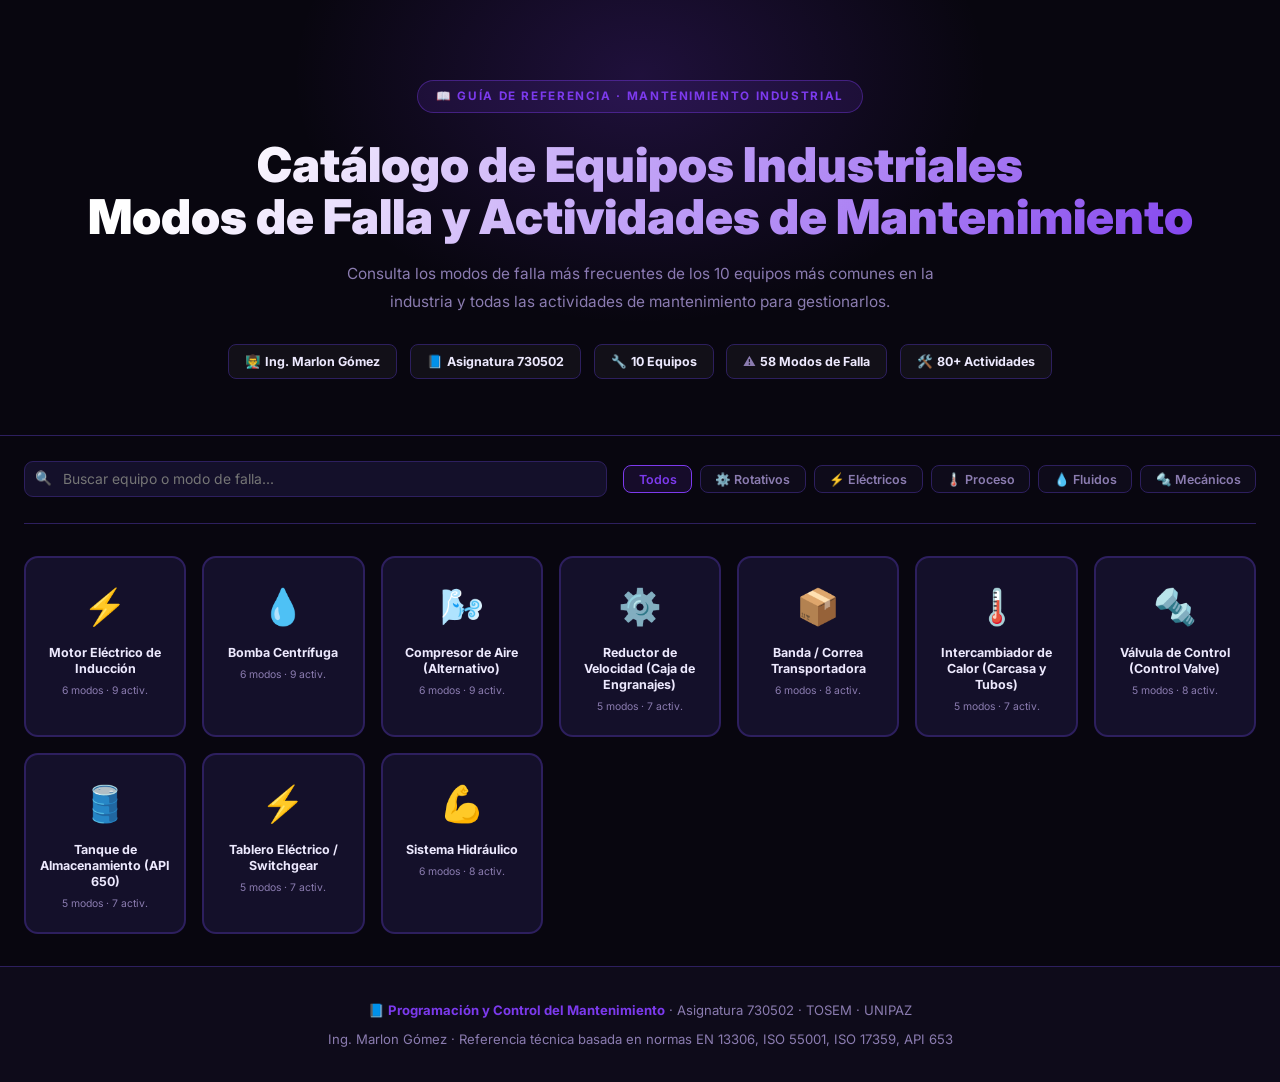
<file: catalogo_equipos_modos_falla.html>
<!DOCTYPE html>
<html lang="es">
<head>
<meta charset="UTF-8"/>
<meta name="viewport" content="width=device-width, initial-scale=1.0"/>
<title>Catálogo de Equipos Industriales – Modos de Falla y Actividades de Mantenimiento</title>
<script src="https://cdnjs.cloudflare.com/ajax/libs/gsap/3.12.5/gsap.min.js"></script>
<link href="https://fonts.googleapis.com/css2?family=Inter:wght@400;600;700;800;900&family=JetBrains+Mono:wght@400;700&display=swap" rel="stylesheet"/>
<style>
*,*::before,*::after{box-sizing:border-box;margin:0;padding:0}
:root{
  --bg:#08060f;--surface:#0e0b1a;--card:#14102a;--border:#2d1f5e;
  --accent:#7c3aed;--accent2:#06b6d4;--accent3:#f59e0b;
  --green:#10b981;--red:#ef4444;--orange:#f97316;--text:#ede9fe;--muted:#8b7cb0;--radius:14px;
}
html{scroll-behavior:smooth}
body{background:var(--bg);color:var(--text);font-family:'Inter',sans-serif;line-height:1.7;overflow-x:hidden}
::-webkit-scrollbar{width:5px}::-webkit-scrollbar-track{background:var(--bg)}::-webkit-scrollbar-thumb{background:var(--accent);border-radius:3px}

/* HERO */
#hero{position:relative;padding:5rem 1.5rem 3.5rem;text-align:center;overflow:hidden;border-bottom:1px solid var(--border)}
.hero-glow{position:absolute;top:-40%;left:50%;transform:translateX(-50%);width:700px;height:500px;background:radial-gradient(ellipse,rgba(124,58,237,.2) 0%,transparent 70%);pointer-events:none}
.badge{display:inline-flex;align-items:center;gap:.5rem;background:rgba(124,58,237,.12);border:1px solid rgba(124,58,237,.4);color:var(--accent);font-size:.73rem;letter-spacing:.14em;text-transform:uppercase;padding:.35rem 1.1rem;border-radius:99px;margin-bottom:1.6rem;font-weight:700}
.hero-title{font-size:clamp(1.8rem,4vw,3rem);font-weight:900;line-height:1.1;background:linear-gradient(135deg,#fff 15%,var(--accent));-webkit-background-clip:text;-webkit-text-fill-color:transparent;background-clip:text;margin-bottom:1rem}
.hero-sub{color:var(--muted);font-size:.96rem;max-width:620px;margin:0 auto 1.8rem;line-height:1.8}
.hero-chips{display:flex;justify-content:center;flex-wrap:wrap;gap:.8rem}
.hero-chip{background:rgba(255,255,255,.04);border:1px solid var(--border);padding:.35rem 1rem;border-radius:8px;font-size:.78rem;color:var(--muted)}
.hero-chip span{color:var(--text);font-weight:700}

/* WRAPPER */
.wrapper{max-width:1300px;margin:0 auto;padding:0 1.5rem}

/* SEARCH & FILTER */
.controls{padding:1.6rem 0;display:flex;flex-wrap:wrap;gap:1rem;align-items:center;border-bottom:1px solid var(--border)}
.search-box{flex:1;min-width:200px;position:relative}
.search-box input{width:100%;background:var(--card);border:1px solid var(--border);color:var(--text);padding:.55rem 1rem .55rem 2.4rem;border-radius:9px;font-size:.87rem;font-family:'Inter',sans-serif;outline:none;transition:border-color .2s}
.search-box input:focus{border-color:var(--accent)}
.search-box::before{content:'🔍';position:absolute;left:.7rem;top:50%;transform:translateY(-50%);font-size:.85rem;pointer-events:none}
.cat-filters{display:flex;flex-wrap:wrap;gap:.5rem}
.cat-btn{background:var(--surface);border:1px solid var(--border);color:var(--muted);padding:.35rem .9rem;border-radius:8px;cursor:pointer;font-size:.78rem;font-family:'Inter',sans-serif;font-weight:600;transition:.2s}
.cat-btn:hover,.cat-btn.active{border-color:var(--accent);background:rgba(124,58,237,.12);color:var(--accent)}

/* EQUIPMENT GRID */
.equip-grid{display:grid;grid-template-columns:repeat(auto-fill,minmax(150px,1fr));gap:1rem;padding:2rem 0}
.equip-card{background:var(--card);border:2px solid var(--border);border-radius:var(--radius);padding:1.2rem .8rem;text-align:center;cursor:pointer;transition:all .22s;user-select:none}
.equip-card:hover{transform:translateY(-4px);border-color:var(--accent);box-shadow:0 8px 28px rgba(124,58,237,.18)}
.equip-card.selected{border-color:var(--accent);background:linear-gradient(135deg,rgba(124,58,237,.18),var(--card));box-shadow:0 0 0 3px rgba(124,58,237,.3)}
.equip-icon{font-size:2.2rem;margin-bottom:.5rem;display:block}
.equip-name{font-size:.78rem;font-weight:700;color:var(--text);line-height:1.3}
.equip-tag{font-size:.65rem;color:var(--muted);margin-top:.3rem}

/* DETAIL PANEL */
#detail-panel{display:none;margin-bottom:4rem}
#detail-panel.visible{display:block}
.detail-header{background:linear-gradient(135deg,rgba(124,58,237,.15),rgba(6,182,212,.08));border:1px solid rgba(124,58,237,.3);border-radius:var(--radius);padding:1.8rem 2rem;margin-bottom:1.6rem;display:flex;gap:1.5rem;align-items:flex-start;flex-wrap:wrap}
.detail-icon-big{font-size:3.5rem;line-height:1;flex-shrink:0}
.detail-title-group h2{font-size:1.5rem;font-weight:800;margin-bottom:.3rem}
.detail-title-group p{color:var(--muted);font-size:.88rem;max-width:700px;line-height:1.7}
.detail-stats{display:flex;flex-wrap:wrap;gap:.8rem;margin-top:.9rem}
.dstat{background:rgba(0,0,0,.25);border:1px solid rgba(255,255,255,.07);padding:.35rem .85rem;border-radius:8px;font-size:.75rem}
.dstat-label{color:var(--muted);font-size:.68rem;display:block}
.dstat-val{color:var(--accent);font-weight:700}

/* TABS */
.tabs{display:flex;gap:.4rem;margin-bottom:1.2rem;border-bottom:1px solid var(--border);padding-bottom:.4rem;flex-wrap:wrap}
.tab-btn{background:transparent;border:none;color:var(--muted);padding:.5rem 1.1rem;border-radius:7px;cursor:pointer;font-size:.85rem;font-family:'Inter',sans-serif;font-weight:700;transition:.2s}
.tab-btn.active,.tab-btn:hover{background:rgba(124,58,237,.12);color:var(--accent)}
.tab-content{display:none}
.tab-content.active{display:block;animation:fadeIn .25s ease}
@keyframes fadeIn{from{opacity:0;transform:translateY(6px)}to{opacity:1;transform:none}}

/* FAILURE MODES TABLE */
.fm-table{width:100%;border-collapse:collapse;font-size:.83rem}
.fm-table th{background:rgba(239,68,68,.12);color:var(--red);padding:.55rem .9rem;text-align:left;font-size:.72rem;text-transform:uppercase;letter-spacing:.05em;font-weight:700;border-bottom:1px solid rgba(239,68,68,.2)}
.fm-table td{padding:.6rem .9rem;border-bottom:1px solid var(--border);color:var(--muted);vertical-align:top}
.fm-table td:first-child{color:var(--text);font-weight:700;width:22%}
.fm-table tr:hover td{background:rgba(239,68,68,.04)}
.sev-chip{font-size:.68rem;font-weight:800;padding:.12rem .55rem;border-radius:5px;white-space:nowrap}
.sev-A{background:rgba(239,68,68,.2);color:var(--red)}
.sev-M{background:rgba(245,158,11,.2);color:var(--accent3)}
.sev-B{background:rgba(16,185,129,.2);color:var(--green)}
.det-chip{font-size:.68rem;font-weight:700;padding:.1rem .5rem;border-radius:5px}
.det-alta{background:rgba(16,185,129,.15);color:var(--green)}
.det-media{background:rgba(245,158,11,.15);color:var(--accent3)}
.det-baja{background:rgba(239,68,68,.12);color:var(--red)}

/* ACTIVITIES TABLE */
.act-filters{display:flex;flex-wrap:wrap;gap:.5rem;margin-bottom:1.2rem}
.act-filt-btn{border:1px solid var(--border);background:var(--surface);color:var(--muted);padding:.3rem .8rem;border-radius:7px;cursor:pointer;font-size:.75rem;font-family:'Inter',sans-serif;font-weight:700;transition:.2s}
.act-filt-btn.active{color:#fff}
.act-filt-btn[data-t="Todos"].active{background:var(--accent);border-color:var(--accent)}
.act-filt-btn[data-t="Preventivo"].active{background:var(--green);border-color:var(--green)}
.act-filt-btn[data-t="Predictivo"].active{background:var(--accent2);border-color:var(--accent2)}
.act-filt-btn[data-t="Correctivo"].active{background:var(--orange);border-color:var(--orange)}
.act-filt-btn[data-t="Proactivo"].active{background:var(--accent);border-color:var(--accent)}
.act-table{width:100%;border-collapse:collapse;font-size:.83rem}
.act-table th{background:rgba(124,58,237,.12);color:var(--accent);padding:.55rem .9rem;text-align:left;font-size:.72rem;text-transform:uppercase;letter-spacing:.05em;font-weight:700}
.act-table td{padding:.6rem .9rem;border-bottom:1px solid var(--border);color:var(--muted);vertical-align:top}
.act-table td:nth-child(2){color:var(--text);font-weight:600;width:28%}
.act-table tr:hover td{background:rgba(124,58,237,.04)}
.act-table tr.hidden{display:none}
.type-badge{font-size:.72rem;font-weight:800;padding:.2rem .65rem;border-radius:6px;white-space:nowrap;display:inline-block}
.tb-Preventivo{background:rgba(16,185,129,.2);color:var(--green)}
.tb-Predictivo{background:rgba(6,182,212,.2);color:var(--accent2)}
.tb-Correctivo{background:rgba(249,115,22,.2);color:var(--orange)}
.tb-Proactivo{background:rgba(124,58,237,.2);color:var(--accent)}
.freq-mono{font-family:'JetBrains Mono',monospace;font-size:.75rem;color:var(--accent3);white-space:nowrap}

/* DECISION CARD */
.strategy-summary{display:grid;grid-template-columns:repeat(auto-fit,minmax(200px,1fr));gap:1rem;margin-bottom:1.4rem}
.ss-card{border:1px solid var(--border);border-radius:10px;padding:1.1rem 1.2rem}
.ss-card h4{font-size:.82rem;font-weight:800;margin-bottom:.4rem}
.ss-bar{height:7px;border-radius:4px;margin-bottom:.4rem}
.ss-pct{font-size:.75rem;color:var(--muted)}

/* EMPTY STATE */
.empty-state{text-align:center;padding:3rem;color:var(--muted);font-size:.9rem}

/* FOOTER */
footer{background:var(--surface);border-top:1px solid var(--border);padding:2rem 1.5rem;text-align:center;color:var(--muted);font-size:.82rem}
footer strong{color:var(--accent)}

@media(max-width:768px){.equip-grid{grid-template-columns:repeat(auto-fill,minmax(120px,1fr))}.detail-header{flex-direction:column}}
</style>
</head>
<body>

<!-- HERO -->
<section id="hero">
  <div class="hero-glow"></div>
  <div class="badge">📖 Guía de Referencia · Mantenimiento Industrial</div>
  <h1 class="hero-title">Catálogo de Equipos Industriales<br/>Modos de Falla y Actividades de Mantenimiento</h1>
  <p class="hero-sub">Consulta los modos de falla más frecuentes de los 10 equipos más comunes en la industria y todas las actividades de mantenimiento para gestionarlos.</p>
  <div class="hero-chips">
    <div class="hero-chip">👨‍🏫 <span>Ing. Marlon Gómez</span></div>
    <div class="hero-chip">📘 <span>Asignatura 730502</span></div>
    <div class="hero-chip">🔧 <span>10 Equipos</span></div>
    <div class="hero-chip">⚠️ <span>58 Modos de Falla</span></div>
    <div class="hero-chip">🛠️ <span>80+ Actividades</span></div>
  </div>
</section>

<div class="wrapper">
  <!-- CONTROLS -->
  <div class="controls">
    <div class="search-box">
      <input type="text" id="search-input" placeholder="Buscar equipo o modo de falla..." oninput="filterEquipment(this.value)"/>
    </div>
    <div class="cat-filters">
      <button class="cat-btn active" onclick="filterCat('Todos',this)">Todos</button>
      <button class="cat-btn" onclick="filterCat('Rotativo',this)">⚙️ Rotativos</button>
      <button class="cat-btn" onclick="filterCat('Electrico',this)">⚡ Eléctricos</button>
      <button class="cat-btn" onclick="filterCat('Proceso',this)">🌡️ Proceso</button>
      <button class="cat-btn" onclick="filterCat('Fluidos',this)">💧 Fluidos</button>
      <button class="cat-btn" onclick="filterCat('Mecanico',this)">🔩 Mecánicos</button>
    </div>
  </div>

  <!-- EQUIPMENT GRID -->
  <div class="equip-grid" id="equip-grid"></div>

  <!-- DETAIL PANEL -->
  <div id="detail-panel">
    <div class="detail-header" id="detail-header"></div>
    <div class="tabs">
      <button class="tab-btn active" onclick="showTab('tm-falla',this)">⚠️ Modos de Falla</button>
      <button class="tab-btn" onclick="showTab('tm-activ',this)">🛠️ Actividades de Mantenimiento</button>
      <button class="tab-btn" onclick="showTab('tm-strat',this)">📊 Estrategia Recomendada</button>
    </div>
    <div id="tm-falla" class="tab-content active"></div>
    <div id="tm-activ" class="tab-content"></div>
    <div id="tm-strat" class="tab-content"></div>
  </div>
</div>

<footer>
  <p>📘 <strong>Programación y Control del Mantenimiento</strong> · Asignatura 730502 · TOSEM · UNIPAZ</p>
  <p style="margin-top:.4rem">Ing. Marlon Gómez · Referencia técnica basada en normas EN 13306, ISO 55001, ISO 17359, API 653</p>
</footer>

<script>
// ═══════════════════════════════════════════════════════
// DATA – 10 Equipos con modos de falla y actividades
// ═══════════════════════════════════════════════════════
const EQUIP = [
  {
    id:'motor', icon:'⚡', name:'Motor Eléctrico de Inducción', cat:'Rotativo,Electrico',
    use:'Accionamiento principal de bombas, compresores, ventiladores, cintas transportadoras y equipos de proceso. Es el motor de trabajo más común en la industria.',
    stats:{mtbf:'8.000–20.000 h',vida:'15–25 años',preventivo:'30%',predictivo:'50%',correctivo:'20%'},
    fallas:[
      {modo:'Falla de rodamientos',causa:'Fatiga por ciclos, lubricación insuficiente o excesiva, contaminación, sobrecarga axial o radial',consecuencia:'Vibración excesiva, ruido, temperatura elevada, parada del equipo',sev:'A',det:'Alta'},
      {modo:'Degradación del aislamiento del bobinado',causa:'Sobrecalentamiento repetido, humedad, contaminantes, envejecimiento térmico',consecuencia:'Cortocircuito entre espiras, falla a tierra, combustión del bobinado',sev:'A',det:'Media'},
      {modo:'Falla de barras del rotor',causa:'Ciclos térmicos por arranques frecuentes o sobrecarga, defecto de fundición',consecuencia:'Vibración a frecuencia de paso de polos, pérdida de par, calentamiento',sev:'M',det:'Media'},
      {modo:'Desalineación eje-carga',causa:'Instalación incorrecta, dilatación térmica diferencial, desgaste de acoplamientos',consecuencia:'Vibración alta, desgaste acelerado de rodamientos y sellos, fatiga de eje',sev:'M',det:'Alta'},
      {modo:'Desequilibrio del rotor',causa:'Acumulación de suciedad, corrosión, pérdida de material, reparación incorrecta',consecuencia:'Vibración sincrónica con velocidad de giro, carga excesiva en rodamientos',sev:'M',det:'Alta'},
      {modo:'Sobrecalentamiento general',causa:'Sobrecarga eléctrica, ventilación obstruida, alta temperatura ambiente, tensión incorrecta',consecuencia:'Degradación acelerada del aislamiento, disparo por protección térmica',sev:'A',det:'Alta'},
    ],
    activ:[
      {tipo:'Predictivo',act:'Análisis de vibraciones',freq:'Mensual',desc:'Medir velocidad de vibración (mm/s) en rodamientos. Umbral ISO 10816: Zona A<2.3, alarma>4.5 mm/s',modoFalla:'Rodamientos, desalineación, desequilibrio'},
      {tipo:'Predictivo',act:'Termografía infrarroja',freq:'Trimestral',desc:'Inspeccionar conexiones eléctricas, carcasa y rodamientos. ΔT > 10°C requiere acción',modoFalla:'Conexiones flojas, sobrecalentamiento, rodamientos'},
      {tipo:'Predictivo',act:'Análisis de corriente eléctrica (MCSA)',freq:'Semestral',desc:'Detectar barras de rotor rotas y excentricidad mediante espectro de corriente',modoFalla:'Barras del rotor, excentricidad'},
      {tipo:'Preventivo',act:'Lubricación de rodamientos',freq:'Según fabricante (3–6 meses)',desc:'Aplicar grasa según tipo y cantidad especificada. Evitar sobre-lubricación',modoFalla:'Rodamientos'},
      {tipo:'Preventivo',act:'Medición de resistencia de aislamiento (Megger)',freq:'Anual',desc:'Resistencia de aislamiento: fase-tierra. Mínimo aceptable: 100 MΩ. Evaluar índice de polarización',modoFalla:'Aislamiento de bobinado'},
      {tipo:'Preventivo',act:'Limpieza de ventilación y carcasa',freq:'Trimestral',desc:'Despejar rejillas de ventilación, limpiar aspas del ventilador y filtros (si aplica)',modoFalla:'Sobrecalentamiento'},
      {tipo:'Preventivo',act:'Verificación y corrección de alineación',freq:'Semestral',desc:'Usar reloj comparador o alineador láser. Tolerancia según fabricante',modoFalla:'Desalineación'},
      {tipo:'Correctivo',act:'Revisión post-falla integral',freq:'Tras evento de falla',desc:'Inspección completa: bobinado, rodamientos, eje, ventilador, caja de conexiones',modoFalla:'Todos los modos'},
      {tipo:'Proactivo',act:'Análisis de causa raíz (RCA) en fallas repetitivas',freq:'Tras 2da falla del mismo tipo',desc:'Investigar por qué la falla se repite. Modificar procedimientos de instalación, operación o PM',modoFalla:'Cualquier modo repetitivo'},
    ]
  },
  {
    id:'bomba', icon:'💧', name:'Bomba Centrífuga', cat:'Rotativo,Fluidos',
    use:'Transporte de líquidos (agua, productos químicos, hidrocarburos) en sistemas de proceso, alimentación de calderas, enfriamiento y servicios generales.',
    stats:{mtbf:'6.000–15.000 h',vida:'15–20 años',preventivo:'35%',predictivo:'40%',correctivo:'25%'},
    fallas:[
      {modo:'Falla de sello mecánico',causa:'Desgaste de caras de contacto, desalineación, vibración excesiva, fluido abrasivo o cálido',consecuencia:'Fuga de fluido del proceso, riesgo ambiental/seguridad, contaminación',sev:'A',det:'Alta'},
      {modo:'Cavitación',causa:'NPSH disponible insuficiente, fluido cerca del punto de ebullición, válvulas de succión parcialmente cerradas',consecuencia:'Erosión del impulsor, vibración y ruido intesos, pérdida de caudal y presión',sev:'A',det:'Alta'},
      {modo:'Falla de rodamientos',causa:'Vibración, desalineación, fuerzas hidráulicas desbalanceadas, lubricación inadecuada',consecuencia:'Vibración, temperatura elevada, posible gripado',sev:'A',det:'Alta'},
      {modo:'Desgaste del impulsor',causa:'Fluidos abrasivos (arenas, sólidos), cavitación prolongada, corrosión',consecuencia:'Pérdida progresiva de caudal y presión, mayor consumo eléctrico',sev:'M',det:'Media'},
      {modo:'Obstrucción o atasco del impulsor',causa:'Sólidos en suspensión, objetos extraños, formación de costras',consecuencia:'Parada súbita, sobrecarga eléctrica, daño a sellos y rodamientos',sev:'A',det:'Baja'},
      {modo:'Corrosión interna de carcasa e impulsor',causa:'Fluido corrosivo, pH inadecuado, ausencia de recubrimiento protector',consecuencia:'Reducción de espesor de pared, fuga, pérdida de eficiencia',sev:'M',det:'Baja'},
    ],
    activ:[
      {tipo:'Predictivo',act:'Análisis de vibraciones',freq:'Mensual',desc:'Medir en rodamientos (radial y axial). Detectar cavitación por banda de alta frecuencia',modoFalla:'Rodamientos, cavitación, desalineación'},
      {tipo:'Predictivo',act:'Medición de caudal y presión (curva de la bomba)',freq:'Trimestral',desc:'Comparar caudal y cabeza actual vs. curva del fabricante. Desviación >15% indica desgaste',modoFalla:'Desgaste de impulsor'},
      {tipo:'Predictivo',act:'Termografía en sellos y rodamientos',freq:'Trimestral',desc:'ΔT > 30°C en sello respecto al fluido es señal de desgaste avanzado',modoFalla:'Sello mecánico, rodamientos'},
      {tipo:'Preventivo',act:'Lubricación de rodamientos',freq:'3–6 meses',desc:'Grasa según especificación. Cambio de aceite si son rodamientos de cartucho',modoFalla:'Rodamientos'},
      {tipo:'Preventivo',act:'Inspección y reemplazo de sello mecánico',freq:'Anual o por condición',desc:'Revisar caras de contacto, fuelles, pasador anti-rotación y tolerancias',modoFalla:'Sello mecánico'},
      {tipo:'Preventivo',act:'Verificación de alineación eje-motor',freq:'Semestral',desc:'Alineador láser o reloj comparador. Desalineación angular y paralela',modoFalla:'Sello, rodamientos, desalineación'},
      {tipo:'Preventivo',act:'Limpieza e inspección del impulsor',freq:'Anual',desc:'Verificar desgaste de álabes, corrosión, erosión por cavitación',modoFalla:'Impulsor, cavitación'},
      {tipo:'Preventivo',act:'Verificación del NPSH disponible',freq:'Semestral',desc:'Calcular NPSH disponible vs. requerido por el fabricante. Margen mínimo: 0.5–1 m',modoFalla:'Cavitación'},
      {tipo:'Proactivo',act:'RCA de fallas repetitivas de sello',freq:'Tras 2da falla',desc:'Investigar desalineación, vibración, temperatura del fluido y tipo de sello',modoFalla:'Sello mecánico'},
    ]
  },
  {
    id:'compresor', icon:'🌬️', name:'Compresor de Aire (Alternativo)', cat:'Rotativo,Fluidos',
    use:'Producción de aire comprimido para herramientas neumáticas, actuadores, instrumentación y procesos industriales. Es una de las utilidades más críticas de planta.',
    stats:{mtbf:'4.000–10.000 h',vida:'15–25 años',preventivo:'50%',predictivo:'25%',correctivo:'25%'},
    fallas:[
      {modo:'Desgaste o falla de válvulas de succión/descarga',causa:'Ciclos de apertura/cierre, temperatura elevada, suciedad en el aire, contaminación de aceite',consecuencia:'Pérdida de eficiencia volumétrica, sobrecalentamiento, menor presión de descarga',sev:'A',det:'Media'},
      {modo:'Desgaste de anillos de pistón',causa:'Temperatura, lubricación insuficiente, partículas en el aire', consecuencia:'Paso de aceite al aire comprimido, pérdida de presión',sev:'M',det:'Baja'},
      {modo:'Obstrucción del filtro de entrada',causa:'Ambiente polvoriento, frecuencia de cambio insuficiente',consecuencia:'Menor caudal, mayor temperatura de descarga, sobrecarga del motor',sev:'M',det:'Alta'},
      {modo:'Deslizamiento o rotura de correa de transmisión',causa:'Tensión incorrecta, alineación deficiente, desgaste por edad',consecuencia:'Parada del compresor, riesgo de proyección de la correa',sev:'A',det:'Alta'},
      {modo:'Sobrecalentamiento',causa:'Refrigeración insuficiente, aceite degradado, obstrucción del radiador/postenfriador',consecuencia:'Disparo por alta temperatura, daño al lubricante, falla de válvulas',sev:'A',det:'Alta'},
      {modo:'Fugas de aire en la red de distribución',causa:'Empalmes envejecidos, racores dañados, mangueras picadas, válvulas desgastadas',consecuencia:'Pérdida energética significativa (hasta 30% del caudal), menor presión en puntos de uso',sev:'M',det:'Media'},
    ],
    activ:[
      {tipo:'Preventivo',act:'Cambio de filtro de entrada de aire',freq:'Mensual o según horómetro (250h)',desc:'Revisión y reemplazo según condición o caída de presión en el filtro',modoFalla:'Obstrucción de filtro'},
      {tipo:'Preventivo',act:'Cambio de aceite lubricante',freq:'Cada 2.000h o anual',desc:'Drenar, limpiar cárter, cambiar filtro de aceite y rellenar con aceite especificado',modoFalla:'Lubricación, válvulas'},
      {tipo:'Preventivo',act:'Inspección y limpieza de válvulas',freq:'Cada 4.000h o semestral',desc:'Desarmar cabezas, limpiar asientos, medir láminas, reemplazar empaque',modoFalla:'Válvulas de succión/descarga'},
      {tipo:'Preventivo',act:'Verificación de tensión de correa',freq:'Trimestral',desc:'Medir deflexión según fabricante. Verificar alineación de poleas',modoFalla:'Correa de transmisión'},
      {tipo:'Preventivo',act:'Limpieza del postenfriador / radiador',freq:'Trimestral',desc:'Soplado con aire seco o lavado según tipo. Verificar caudal de agua de refrigeración',modoFalla:'Sobrecalentamiento'},
      {tipo:'Preventivo',act:'Prueba de válvula de seguridad',freq:'Semestral',desc:'Verificar apertura a la presión de ajuste. Registro obligatorio por normativa',modoFalla:'Sobrepresión'},
      {tipo:'Predictivo',act:'Termografía en valvulería y cabezas',freq:'Semestral',desc:'ΔT entre cilindros indica válvula defectuosa. Temperatura de descarga > 180°C es alarma',modoFalla:'Válvulas, sobrecalentamiento'},
      {tipo:'Predictivo',act:'Análisis de aceite lubricante',freq:'Semestral',desc:'Viscosidad, contenido de agua, partículas metálicas, acidez',modoFalla:'Lubricación interna'},
      {tipo:'Predictivo',act:'Detección de fugas de aire (Ultrasónico)',freq:'Trimestral',desc:'Detector ultrasónico a lo largo de la red. Cuantificar caudal perdido en m³/min',modoFalla:'Fugas en red'},
    ]
  },
  {
    id:'reductor', icon:'⚙️', name:'Reductor de Velocidad (Caja de Engranajes)', cat:'Rotativo,Mecanico',
    use:'Transmisión de potencia entre motor y máquina accionada con reducción de velocidad y aumento de par. Presente en cintas, molinos, agitadores, elevadores y grúas.',
    stats:{mtbf:'10.000–30.000 h',vida:'20–30 años',preventivo:'40%',predictivo:'45%',correctivo:'15%'},
    fallas:[
      {modo:'Desgaste de dientes de engranaje',causa:'Lubricación insuficiente o aceite degradado, sobrecarga, contaminación con partículas abrasivas',consecuencia:'Ruido creciente, pérdida de eficiencia, eventual rotura de diente',sev:'A',det:'Media'},
      {modo:'Falla de rodamientos internos',causa:'Contaminación del aceite, vibración, cargas inadecuadas, lubricación deficiente',consecuencia:'Ruido, calor, vibración, potencial bloqueo del reductor',sev:'A',det:'Alta'},
      {modo:'Degradación del aceite lubricante',causa:'Oxidación por temperatura, contaminación con agua por condensación, vida útil superada',consecuencia:'Mayor desgaste de dientes y rodamientos, formación de barnices y lodos',sev:'M',det:'Media'},
      {modo:'Falla de sello / retén de eje',causa:'Desgaste por fricción, temperatura, presión interna excesiva, envejecimiento del elastómero',consecuencia:'Fuga de aceite externo, contaminación ambiental, pérdida de nivel de aceite',sev:'M',det:'Alta'},
      {modo:'Desalineación entre reductor y motor/carga',causa:'Instalación incorrecta, deformación de base, ausencia de alineación periódica',consecuencia:'Vibración, carga excesiva en rodamientos y sellos, fatiga de eje',sev:'M',det:'Alta'},
    ],
    activ:[
      {tipo:'Preventivo',act:'Cambio de aceite lubricante',freq:'Cada 4.000h o anual',desc:'Drenar en caliente, limpiar carter, verificar sedimentos, rellenar con aceite ISO VG especificado',modoFalla:'Dientes, rodamientos internos'},
      {tipo:'Preventivo',act:'Inspección y control de nivel de aceite',freq:'Mensual',desc:'Verificar visor de nivel. Nivel entre mínimo y máximo. Buscar cambio de color (agua)',modoFalla:'Lubricación'},
      {tipo:'Preventivo',act:'Inspección visual de sellos y fugas',freq:'Mensual',desc:'Verificar manchas de aceite en base, sello de eje y tapa de inspección',modoFalla:'Sellos'},
      {tipo:'Preventivo',act:'Verificación de alineación de acoplamientos',freq:'Semestral',desc:'Reloj comparador o láser. Tolerancias según tipo de acoplamiento',modoFalla:'Desalineación'},
      {tipo:'Predictivo',act:'Análisis de aceite (ferrografía y propiedades)',freq:'Semestral',desc:'Partículas de desgaste (Fe, Cu, Cr), viscosidad, contenido de agua, acidez (TAN)',modoFalla:'Dientes, rodamientos'},
      {tipo:'Predictivo',act:'Análisis de vibraciones',freq:'Mensual',desc:'Frecuencias de engramaje (GMF) y de paso de rodamientos. Detectar diente roto por sideband',modoFalla:'Dientes, rodamientos'},
      {tipo:'Predictivo',act:'Termografía en carcasa y rodamientos',freq:'Trimestral',desc:'ΔT > 20°C vs. temperatura ambiente en puntos de cojinetes es señal de alarma',modoFalla:'Rodamientos, lubricación'},
    ]
  },
  {
    id:'banda', icon:'📦', name:'Banda / Correa Transportadora', cat:'Mecanico,Rotativo',
    use:'Transporte horizontal o inclinado de materiales a granel (minerales, cemento, granos, carbón) o productos manufacturados entre puntos de proceso.',
    stats:{mtbf:'Variable por tramo',vida:'5–15 años (banda)',preventivo:'55%',predictivo:'20%',correctivo:'25%'},
    fallas:[
      {modo:'Desalineación de la banda',causa:'Rodillos mal posicionados o sucios, carga descentrada, tensión desigual de lado a lado',consecuencia:'Desgaste lateral de la banda, daño en estructura, material derramado',sev:'M',det:'Alta'},
      {modo:'Rotura o fatiga del empalme',causa:'Fatiga por ciclos de carga, tensión excesiva, objetos cortantes en la carga',consecuencia:'Parada total del transportador, pérdida de carga transportada',sev:'A',det:'Media'},
      {modo:'Falla de rodillos portantes',causa:'Desgaste de rodamiento interno, jameo por material adherido, corrosión de eje',consecuencia:'Desgaste de banda en la zona del rodillo, ruido, daño progresivo de la banda',sev:'M',det:'Alta'},
      {modo:'Corte o perforación de la banda',causa:'Material cortante (rocas con bordes vivos), sobrecargas puntuales, objeto ajeno caído',consecuencia:'Fuga del material transportado, reducción de vida de banda, parada',sev:'A',det:'Media'},
      {modo:'Deslizamiento de banda en polea motriz',causa:'Tensión insuficiente, poleas sucias (barro, hielo, aceite), desgaste del recubrimiento de polea',consecuencia:'Pérdida de tracción, sobrecalentamiento de la banda y la polea, slip',sev:'M',det:'Alta'},
      {modo:'Acumulación de material en rodillos y estructura',causa:'Material fino y húmedo adherido a rodillos y ramazones, limpieza insuficiente',consecuencia:'Desalineación progresiva, mayor resistencia al giro, desgaste de banda',sev:'B',det:'Alta'},
    ],
    activ:[
      {tipo:'Preventivo',act:'Inspección de alineación de la banda',freq:'Semanal',desc:'Verificar que la banda esté centrada en todas las poleas y rodillos (ancho libre > 50mm de orilla)',modoFalla:'Desalineación'},
      {tipo:'Preventivo',act:'Inspección visual de empalmes',freq:'Semanal',desc:'Revisar grapas o vulcanizado en cada empalme. Buscar grapas sueltas o cortes',modoFalla:'Rotura de empalme'},
      {tipo:'Preventivo',act:'Revisión de rodillos portantes',freq:'Mensual',desc:'Girar a mano: debe rotar libremente y sin ruido. Reemplazar si está atascado',modoFalla:'Falla de rodillos'},
      {tipo:'Preventivo',act:'Ajuste de tensión de la banda',freq:'Mensual o según condición',desc:'Verificar flecha máxima en vano libre. Ajustar tornillos de tensor hasta especificación',modoFalla:'Deslizamiento'},
      {tipo:'Preventivo',act:'Lubricación de cojinetes de rodillos',freq:'Trimestral',desc:'Greasing de cojinetes de polea motriz, polea de retorno y polea de tensión',modoFalla:'Rodillos, poleas'},
      {tipo:'Predictivo',act:'Termografía en polea motriz y cojinetes',freq:'Trimestral',desc:'ΔT > 15°C sobre temperatura ambiente en cojinetes requiere intervención',modoFalla:'Cojinetes de poleas'},
      {tipo:'Preventivo',act:'Limpieza de rodillos y estructura (retiro de material)',freq:'Semanal',desc:'Limpiar rodillos portantes del ramal de retorno. Retirar acumulaciones en chutes',modoFalla:'Acumulación de material'},
      {tipo:'Proactivo',act:'Instalación/mantenimiento de limpiadores de banda (scrapers)',freq:'Ajuste trimestral',desc:'Verificar presión de contacto del limpiador primario y secundario contra la banda',modoFalla:'Acumulación de material, desalineación'},
    ]
  },
  {
    id:'intercambiador', icon:'🌡️', name:'Intercambiador de Calor (Carcasa y Tubos)', cat:'Proceso,Fluidos',
    use:'Transferencia de calor entre dos fluidos sin mezclarlos. Calentamiento o enfriamiento de fluidos de proceso, recuperación de calor y condensación en industria química, petroquímica y alimentaria.',
    stats:{mtbf:'Variable por fouling',vida:'20–30 años',preventivo:'45%',predictivo:'35%',correctivo:'20%'},
    fallas:[
      {modo:'Incrustación / Fouling en superficies de transferencia',causa:'Precipitación de sales, producto de corrosión, crecimiento biológico, polimerización',consecuencia:'Disminución de eficiencia térmica, aumento de caída de presión, reducción de caudal',sev:'M',det:'Alta'},
      {modo:'Corrosión o perforación de tubos',causa:'Fluido corrosivo, erosión-corrosión en curvas, picadura por cloruros, MIC (corrosión microbiológica)',consecuencia:'Mezcla de fluidos de carcasa y tubo, contaminación cruzada, pérdida del proceso',sev:'A',det:'Media'},
      {modo:'Falla de junta de cabezal o brida',causa:'Ciclos térmicos repetidos, envejecimiento del material de junta, torque insuficiente',consecuencia:'Fuga externa de fluido, riesgo de incendio si es inflamable, pérdida del proceso',sev:'A',det:'Alta'},
      {modo:'Vibración de las tuberías internas',causa:'Alta velocidad de flujo, resonancia con frecuencias de la corriente de fluido',consecuencia:'Fatiga de tubos en soporte, colisión entre tubos, rotura',sev:'M',det:'Baja'},
      {modo:'Corrosión de carcasa exterior',causa:'Ambiente húmedo, aislamiento mojado, depósito de cloruros en superficie exterior',consecuencia:'Pérdida de espesor de pared, eventual perforación después de años',sev:'M',det:'Media'},
    ],
    activ:[
      {tipo:'Preventivo',act:'Limpieza química de tubos (CIP / hidrojetting)',freq:'Semestral o según ΔP',desc:'Circulación de limpiador ácido o alcalino según el tipo de incrustación. Verificar ΔP antes y después',modoFalla:'Fouling/incrustaciones'},
      {tipo:'Preventivo',act:'Inspección visual de tubuladura, bridas y carcasa',freq:'Anual',desc:'Buscar corrosión exterior, fugas pequeñas, daño en aislamiento',modoFalla:'Junta, corrosión exterior'},
      {tipo:'Preventivo',act:'Apriete de bridas y torque de juntas',freq:'Anual o tras limpieza',desc:'Verificar torque según especificación y tipo de junta (espirometálica, teflon, etc.)',modoFalla:'Juntas de brida'},
      {tipo:'Predictivo',act:'Medición de caída de presión en carcasa y tubos',freq:'Semanal / Mensual',desc:'Registrar ΔP vs. línea base. Aumento >25% indica fouling significativo',modoFalla:'Fouling'},
      {tipo:'Predictivo',act:'Control de eficiencia térmica (ΔT real vs. diseño)',freq:'Semanal',desc:'Calcular LMTD y U actual. Reducción >20% del coeficiente U indica fouling',modoFalla:'Fouling, corrosión de tubos'},
      {tipo:'Predictivo',act:'Medición de espesores por ultrasonido',freq:'Anual',desc:'Escanear zonas críticas de carcasa y cabezales. Tasa de corrosión anual calculada',modoFalla:'Corrosión de carcasa y tubos'},
      {tipo:'Proactivo',act:'Análisis y control de química del agua de enfriamiento',freq:'Mensual',desc:'pH, conductividad, cloruros, inhibidores, biocida. Evitar escala y corrosión biológica',modoFalla:'Fouling, corrosión microbiológica'},
    ]
  },
  {
    id:'valvula', icon:'🔩', name:'Válvula de Control (Control Valve)', cat:'Proceso,Fluidos',
    use:'Regulación dinámica del caudal, presión y temperatura en procesos continuos. Elemento final de control en lazos PID. Crítica para seguridad en sistemas de relevo.',
    stats:{mtbf:'15.000–25.000 h',vida:'15–20 años',preventivo:'45%',predictivo:'30%',correctivo:'25%'},
    fallas:[
      {modo:'Fuga en empaquetadura del vástago',causa:'Desgaste del material de empaquetadura, temperatura, vibración, falta de reapriete periódico',consecuencia:'Fuga de fluido del proceso al exterior, riesgo ambiental y de seguridad',sev:'A',det:'Alta'},
      {modo:'Desgaste de asiento y obturador',causa:'Fluido abrasivo, alta velocidad de fluido en estrangulamiento, cavitación, arrastre de sólidos',consecuencia:'Fuga interna (leakage), incapacidad de cerrar la válvula al 100%',sev:'A',det:'Media'},
      {modo:'Falla del actuador neumático',causa:'Rotura de la membrana, fugas de aire en diafragma, resorte de retorno fatigado',consecuencia:'Pérdida de capacidad de posicionamiento, válvula en posición de falla',sev:'A',det:'Alta'},
      {modo:'Mal funcionamiento del posicionador',causa:'Señal de entrada incorrecta, contaminación de la señal de aire, calibración desajustada',consecuencia:'Histéresis excesiva, oscilación (stiction), desfase entre señal y posición real',sev:'M',det:'Alta'},
      {modo:'Obstrucción del obturador o asiento',causa:'Polímeros, sólidos precipitados del proceso, corrosión, incrustaciones',consecuencia:'Válvula trabada en posición parcial o cerrada, pérdida de control del proceso',sev:'A',det:'Media'},
    ],
    activ:[
      {tipo:'Preventivo',act:'Reemplazo programado de empaquetadura de vástago',freq:'Anual o por condición',desc:'Reemplazar teflón o grafito según tipo. Verificar torque de seguros. Prueba de estanqueidad',modoFalla:'Fuga en empaquetadura'},
      {tipo:'Preventivo',act:'Stroke test – recorrido completo de la válvula',freq:'Semestral (o según SIL)',desc:'Ejercitar la válvula al 100% de apertura y cierre. Verificar tiempo de respuesta y posición',modoFalla:'Obstrucción, actuador'},
      {tipo:'Preventivo',act:'Calibración y ajuste del posicionador',freq:'Semestral',desc:'Ajustar punto cero, span y linealidad. Verificar señal 4-20mA y respuesta',modoFalla:'Posicionador'},
      {tipo:'Preventivo',act:'Inspección del actuador neumático',freq:'Anual',desc:'Revisar integridad de membrana, presión de suministro de aire, resorte y accesorios',modoFalla:'Actuador'},
      {tipo:'Preventivo',act:'Prueba de válvulas de alivio y seguridad (PSV)',freq:'Anual (normativo)',desc:'Ajuste de presión de apertura, cierre y estanqueidad posterior. Registro obligatorio',modoFalla:'Todos los modos'},
      {tipo:'Predictivo',act:'Diagnóstico inteligente con smart positioner (curva diagnóstica)',freq:'Anual',desc:'Curva F vs. posición: detectar stiction, desequilibrio, desgaste de asiento sin desmontar',modoFalla:'Asiento, actuador, stiction'},
      {tipo:'Correctivo',act:'Rectificado o reemplazo de asiento y obturador',freq:'Tras detección de fuga interna',desc:'Desmontar, medir asiento, rectificar o reemplazar. Prueba de estanqueidad clase IV o V',modoFalla:'Desgaste de asiento'},
      {tipo:'Proactivo',act:'Inyección de sealant en empaquetadura (live loading)',freq:'Ante detección de fuga menor',desc:'Inyección de grasa de sellado sin desmontar la válvula. Solución temporal mientras se programa overhaul',modoFalla:'Fuga en empaquetadura'},
    ]
  },
  {
    id:'tanque', icon:'🛢️', name:'Tanque de Almacenamiento (API 650)', cat:'Proceso,Mecanico',
    use:'Almacenamiento de líquidos (crudo, productos refinados, agua, productos químicos). Activo de larga vida que requiere inspección periódica según norma API 653.',
    stats:{mtbf:'No aplica',vida:'30–50 años',preventivo:'50%',predictivo:'40%',correctivo:'10%'},
    fallas:[
      {modo:'Corrosión interna de fondo de tanque',causa:'Agua de fondo sedimentada, microorganismos (MIC), fluido corrosivo, ausencia de recubrimiento',consecuencia:'Perforación del fondo, fuga al subsuelo, contaminación ambiental',sev:'A',det:'Baja'},
      {modo:'Corrosión exterior de cuerpo y cimentación',causa:'Humedad atmosférica, suelo corrosivo, desprendimiento del recubrimiento, soldaduras expuestas',consecuencia:'Reducción de espesor de pared, perforación eventual',sev:'M',det:'Media'},
      {modo:'Asentamiento diferencial de la cimentación',causa:'Suelo inadecuado, sobrepeso del contenido, consolidación diferencial del suelo',consecuencia:'Deformación del fondo, tensiones en columna shell, fuga',sev:'A',det:'Media'},
      {modo:'Falla del sello del techo flotante',causa:'Desgaste del sello de zapata, objeto en la pared del tanque, pandeo por viento',consecuencia:'Evaporación de vapores, riesgo de incendio, pérdida de producto',sev:'A',det:'Media'},
      {modo:'Falla en instrumentación de nivel',causa:'Sensor de flotador atascado, radar obstruido, acumulación en camisa de guía',consecuencia:'Lectura de nivel incorrecta, riesgo de desbordamiento u operación deficiente',sev:'M',det:'Alta'},
    ],
    activ:[
      {tipo:'Predictivo',act:'Medición de espesores por ultrasonido (UT)',freq:'Anual externo / 5-10 años interno',desc:'Escanear fondo, cuerpo y zona de corrosión. Calcular tasa de corrosión anual (mm/año)',modoFalla:'Corrosión interna y exterior'},
      {tipo:'Preventivo',act:'Inspección interna completa (API 653)',freq:'Cada 5–10 años según RBI',desc:'Inspección de fondo, paredes, escalera, soldaduras. Prueba hidrostática si aplica',modoFalla:'Todos los modos'},
      {tipo:'Preventivo',act:'Inspección externa visual y de recubrimiento',freq:'Semestral',desc:'Buscar ampollas, descascaramiento, manchas de corrosión, daño mecánico en recubrimiento',modoFalla:'Corrosión exterior'},
      {tipo:'Predictivo',act:'Monitoreo de protección catódica de fondo',freq:'Mensual',desc:'Medir potencial de protección catódica. Mínimo aceptable: -0.85V vs. Cu/CuSO4',modoFalla:'Corrosión de fondo'},
      {tipo:'Preventivo',act:'Calibración de instrumentos de nivel (radar, float)',freq:'Semestral',desc:'Verificar en puntos conocidos. Ajustar cero y span. Limpiar camisa de guía',modoFalla:'Instrumentación de nivel'},
      {tipo:'Preventivo',act:'Inspección de techo flotante, sellos y soportes',freq:'Trimestral',desc:'Inspección visual de sello de zapata, pontones, descansaderos. Verificar drenajes del techo',modoFalla:'Sello del techo'},
      {tipo:'Proactivo',act:'Aplicación de recubrimiento interno epoxi',freq:'Según condición en inspección',desc:'Limpieza abrasiva Sa2.5, aplicar epoxi de amplio espesor (DFT > 400μm)',modoFalla:'Corrosión interna'},
    ]
  },
  {
    id:'tablero', icon:'⚡', name:'Tablero Eléctrico / Switchgear', cat:'Electrico',
    use:'Distribución, protección y maniobra de circuitos eléctricos de baja y media tensión. Contiene interruptores, contactores, relés de protección, barras de cobre y dispositivos de medición.',
    stats:{mtbf:'Alto (>50.000h)',vida:'25–40 años',preventivo:'45%',predictivo:'45%',correctivo:'10%'},
    fallas:[
      {modo:'Calentamiento por conexiones flojas o de alto contacto',causa:'Vibración, oxidación, torque insuficiente en apriete, contracción-expansión térmica cíclica',consecuencia:'Punto caliente, arco eléctrico, incendio, falla de la conexión',sev:'A',det:'Alta'},
      {modo:'Degradación del aislamiento eléctrico',causa:'Humedad, polvo conductor, temperatura excesiva, envejecimiento, roedores',consecuencia:'Fuga a tierra, arco eléctrico, disparo de protección, riesgo de incendio',sev:'A',det:'Media'},
      {modo:'Desgaste de contactos de contactor e interruptor',causa:'Corriente de arco en operaciones de apertura/cierre, ciclos excesivos',consecuencia:'Mayor resistencia de contacto, calentamiento, eventual falla de maniobra',sev:'M',det:'Media'},
      {modo:'Sobrecalentamiento de barra de cobre (busbar)',causa:'Sobrecarga sostenida, conexión floja en empalmes, temperatura ambiente alta',consecuencia:'Daño al aislamiento de la barra, falla eléctrica, incendio',sev:'A',det:'Alta'},
      {modo:'Falla o mal ajuste de relé de protección',causa:'Ajuste incorrecto de parámetros, envejecimiento del relé electromecánico, polvo',consecuencia:'Disparo prematuro (selectividad incorrecta) o ausencia de protección ante falla',sev:'A',det:'Media'},
    ],
    activ:[
      {tipo:'Predictivo',act:'Termografía infrarroja del tablero',freq:'Semestral',desc:'Con carga nominal. ΔT > 10°C en conexión = acción inmediata. ΔT > 3°C = programar',modoFalla:'Conexiones, busbar, contactos'},
      {tipo:'Preventivo',act:'Verificación de torque en terminales y barras',freq:'Anual (desenergizado)',desc:'Apretar según tabla de torque del fabricante. Aplicar inhibidor de oxidación en barras de Cu',modoFalla:'Conexiones flojas'},
      {tipo:'Preventivo',act:'Prueba de resistencia de aislamiento (Megger)',freq:'Anual',desc:'Entre fases, fase-tierra y entre bornes. Mínimo 1 MΩ/kV de tensión nominal',modoFalla:'Aislamiento eléctrico'},
      {tipo:'Preventivo',act:'Limpieza y soplado del tablero (desenergizado)',freq:'Trimestral',desc:'Aspirar polvo, limpiar platinas, verificar ventilación y filtros de aire',modoFalla:'Aislamiento, calentamiento'},
      {tipo:'Preventivo',act:'Prueba funcional de interruptores y relés de protección',freq:'Anual',desc:'Prueba de disparo por inyección de corriente secundaria. Verificar tiempos y corrientes de disparo',modoFalla:'Relés de protección, interruptores'},
      {tipo:'Preventivo',act:'Revisión de contactos de contactores y relés auxiliares',freq:'Semestral',desc:'Inspección visual, limpieza con abrillantador de contactos. Medir resistencia de contacto',modoFalla:'Contactos'},
      {tipo:'Predictivo',act:'Medición de resistencia de contacto (microóhmetro)',freq:'Anual',desc:'Valores altos (>100 μΩ en bornes) indican contaminación u oxidación de contactos',modoFalla:'Contactos, barras'},
    ]
  },
  {
    id:'hidraulico', icon:'💪', name:'Sistema Hidráulico', cat:'Mecanico,Fluidos',
    use:'Transmisión de potencia mediante fluido a presión para accionar cilindros, motores y válvulas en prensas, inyectoras, equipos móviles y brazos robotizados.',
    stats:{mtbf:'Variable',vida:'15–25 años',preventivo:'45%',predictivo:'30%',correctivo:'25%'},
    fallas:[
      {modo:'Contaminación del aceite hidráulico',causa:'Partículas de desgaste, entrada de agua por condensación, contaminación en mantenimiento',consecuencia:'Desgaste acelerado de bomba, válvulas y cilindros – causa del 80% de fallas hidráulicas',sev:'A',det:'Media'},
      {modo:'Desgaste de la bomba hidráulica',causa:'Contaminación, sobrecarga, cavitación por filtro obstruido, aceite degradado',consecuencia:'Pérdida de caudal y presión, mayor temperatura del sistema, ruido',sev:'A',det:'Media'},
      {modo:'Fuga interna en válvulas hidráulicas',causa:'Desgaste del carrete, temperatura excesiva del aceite, contaminación abrasiva',consecuencia:'Deriva de posición de cilindros, pérdida de potencia, mayor temperatura',sev:'M',det:'Baja'},
      {modo:'Falla de sellos en cilindros hidráulicos',causa:'Temperatura excesiva, contaminación, presión superior a la nominal, envejecimiento',consecuencia:'Fuga interna (drift) y externa (visible), pérdida de fuerza, contaminación',sev:'M',det:'Alta'},
      {modo:'Obstrucción de filtro hidráulico',causa:'Contaminación acumulada, intervalo de cambio superado',consecuencia:'Cavitación de bomba, menor enfriamiento, alarma de ΔP',sev:'M',det:'Alta'},
      {modo:'Deterioro de mangueras hidráulicas',causa:'Presión cíclica (fatiga), temperatura, abrasión exterior, envejecimiento del elastómero',consecuencia:'Rotura repentina, pérdida total de presión, riesgo de inyección de fluido',sev:'A',det:'Media'},
    ],
    activ:[
      {tipo:'Preventivo',act:'Cambio de aceite hidráulico',freq:'Cada 2.000–4.000h o anual',desc:'Drenar, limpiar depósito, cambiar todos los filtros, rellenar con aceite ISO VG especificado',modoFalla:'Contaminación, degradación'},
      {tipo:'Preventivo',act:'Cambio de filtros (alta presión y retorno)',freq:'Cada 500–1.000h o por indicador ΔP',desc:'Cambiar cuando el indicador ΔP señale obstrucción o por programa según fabricante',modoFalla:'Obstrucción de filtro'},
      {tipo:'Predictivo',act:'Análisis de aceite hidráulico (ISO 4406)',freq:'Trimestral',desc:'Conteo de partículas (ISO 4406), contenido de agua (KF), viscosidad cinemática, TAN',modoFalla:'Contaminación – todos los componentes'},
      {tipo:'Preventivo',act:'Inspección visual de mangueras y racores',freq:'Semestral',desc:'Buscar ampollas, grietas, abrasión, corrosión en racores. Verificar radio de curvatura',modoFalla:'Mangueras'},
      {tipo:'Predictivo',act:'Prueba de eficiencia de la bomba hidráulica',freq:'Anual',desc:'Medir caudal y presión bajo carga conocida. Eficiencia volumétrica < 85% → reemplazar',modoFalla:'Bomba hidráulica'},
      {tipo:'Preventivo',act:'Verificación de presión de gas en acumuladores',freq:'Semestral',desc:'Medir precarga de nitrógeno en frío. Tolerancia: ±10% del valor de diseño',modoFalla:'Acumuladores'},
      {tipo:'Proactivo',act:'Control de contaminación ISO 4406 en línea',freq:'Continuo / revisión mensual',desc:'Instalar contador de partículas en línea. Target: 16/14/11 para sistemas servo',modoFalla:'Contaminación – causa raíz'},
      {tipo:'Preventivo',act:'Prueba de fuga interna en cilindros y válvulas',freq:'Anual',desc:'Medir deriva de posición del cilindro con presión aplicada. Cuantificar caudal de fuga en válvulas',modoFalla:'Sellos de cilindros, válvulas'},
    ]
  },
];

// ═══════════════════════════════════════════════════════
// STATE
// ═══════════════════════════════════════════════════════
let selectedEquip = null;
let currentActFilter = 'Todos';
let currentCat = 'Todos';

// ═══════════════════════════════════════════════════════
// BUILD GRID
// ═══════════════════════════════════════════════════════
function buildGrid(data){
  const grid = document.getElementById('equip-grid');
  grid.innerHTML = '';
  data.forEach(eq => {
    const card = document.createElement('div');
    card.className = 'equip-card' + (selectedEquip && selectedEquip.id === eq.id ? ' selected' : '');
    card.dataset.cats = eq.cat;
    card.innerHTML = `<span class="equip-icon">${eq.icon}</span><div class="equip-name">${eq.name}</div><div class="equip-tag">${eq.fallas.length} modos · ${eq.activ.length} activ.</div>`;
    card.onclick = () => selectEquip(eq);
    grid.appendChild(card);
  });
}

function filterCat(cat, btn){
  currentCat = cat;
  document.querySelectorAll('.cat-btn').forEach(b => b.classList.remove('active'));
  btn.classList.add('active');
  const filtered = cat === 'Todos' ? EQUIP : EQUIP.filter(e => e.cat.includes(cat));
  buildGrid(filtered);
}

function filterEquipment(q){
  const query = q.toLowerCase();
  const filtered = EQUIP.filter(e =>
    e.name.toLowerCase().includes(query) ||
    e.fallas.some(f => f.modo.toLowerCase().includes(query)) ||
    e.activ.some(a => a.act.toLowerCase().includes(query))
  );
  buildGrid(filtered);
}

// ═══════════════════════════════════════════════════════
// RENDER DETAIL
// ═══════════════════════════════════════════════════════
function selectEquip(eq){
  selectedEquip = eq;
  currentActFilter = 'Todos';
  document.querySelectorAll('.equip-card').forEach(c => c.classList.remove('selected'));
  event.currentTarget.classList.add('selected');
  // Render header
  const pct = s => eq.stats[s]||'—';
  document.getElementById('detail-header').innerHTML = `
    <div class="detail-icon-big">${eq.icon}</div>
    <div class="detail-title-group">
      <h2>${eq.name}</h2>
      <p>${eq.use}</p>
      <div class="detail-stats">
        <div class="dstat"><span class="dstat-label">MTBF típico</span><span class="dstat-val">${pct('mtbf')}</span></div>
        <div class="dstat"><span class="dstat-label">Vida útil</span><span class="dstat-val">${pct('vida')}</span></div>
        <div class="dstat"><span class="dstat-label">Mix Preventivo</span><span class="dstat-val">${pct('preventivo')}</span></div>
        <div class="dstat"><span class="dstat-label">Mix Predictivo</span><span class="dstat-val">${pct('predictivo')}</span></div>
        <div class="dstat"><span class="dstat-label">Mix Correctivo</span><span class="dstat-val">${pct('correctivo')}</span></div>
      </div>
    </div>`;
  renderFallas(eq);
  renderActividades(eq, 'Todos');
  renderEstrategia(eq);
  // Show tabs, reset to fallas
  document.querySelectorAll('.tab-btn').forEach(b => b.classList.remove('active'));
  document.querySelectorAll('.tab-content').forEach(c => c.classList.remove('active'));
  document.querySelector('.tab-btn').classList.add('active');
  document.getElementById('tm-falla').classList.add('active');
  const panel = document.getElementById('detail-panel');
  panel.classList.add('visible');
  setTimeout(() => panel.scrollIntoView({behavior:'smooth', block:'start'}), 100);
  gsap.from('#detail-panel', {opacity:0, y:20, duration:.4, ease:'power2.out'});
}

function renderFallas(eq){
  const sevLabel = s => ({A:'<span class="sev-chip sev-A">ALTA</span>',M:'<span class="sev-chip sev-M">MEDIA</span>',B:'<span class="sev-chip sev-B">BAJA</span>'}[s]||s);
  const detLabel = d => ({Alta:'<span class="det-chip det-alta">Alta</span>',Media:'<span class="det-chip det-media">Media</span>',Baja:'<span class="det-chip det-baja">Baja</span>'}[d]||d);
  let html = `<div style="overflow-x:auto"><table class="fm-table">
    <thead><tr><th>Modo de Falla</th><th>Causas Frecuentes</th><th>Consecuencia</th><th>Severidad</th><th>Detectabilidad</th></tr></thead><tbody>`;
  eq.fallas.forEach(f => {
    html += `<tr><td>${f.modo}</td><td>${f.causa}</td><td>${f.consecuencia}</td><td>${sevLabel(f.sev)}</td><td>${detLabel(f.det)}</td></tr>`;
  });
  html += '</tbody></table></div>';
  html += `<div style="margin-top:1.2rem;padding:.8rem 1.1rem;background:rgba(239,68,68,.06);border:1px solid rgba(239,68,68,.15);border-radius:10px;font-size:.82rem;color:var(--muted)">
    <strong style="color:var(--text)">🔑 Leyenda de Severidad:</strong> 
    <span class="sev-chip sev-A">ALTA</span> Puede detener la producción o representar riesgo de seguridad &nbsp;
    <span class="sev-chip sev-M">MEDIA</span> Reduce eficiencia o implica riesgo de escalada &nbsp;
    <span class="sev-chip sev-B">BAJA</span> Impacto menor, requiere seguimiento<br/>
    <strong style="color:var(--text)">🔍 Detectabilidad:</strong> 
    <span class="det-chip det-alta">Alta</span> Fácilmente observable o medible &nbsp;
    <span class="det-chip det-media">Media</span> Requiere instrumento o técnica específica &nbsp;
    <span class="det-chip det-baja">Baja</span> Difícil de detectar antes de la falla funcional
  </div>`;
  document.getElementById('tm-falla').innerHTML = html;
}

function renderActividades(eq, filterType){
  currentActFilter = filterType;
  const types = ['Todos','Preventivo','Predictivo','Correctivo','Proactivo'];
  let filtersHtml = '<div class="act-filters">' + types.map(t =>
    `<button class="act-filt-btn${t===filterType?' active':''}" data-t="${t}" onclick="renderActividades(selectedEquip,'${t}')">${t}</button>`
  ).join('') + '</div>';
  let html = filtersHtml + `<div style="overflow-x:auto"><table class="act-table">
    <thead><tr><th>Tipo</th><th>Actividad</th><th>Frecuencia</th><th>Qué verificar / Parámetros</th><th>Modos que gestiona</th></tr></thead><tbody>`;
  eq.activ.forEach(a => {
    const hide = filterType !== 'Todos' && a.tipo !== filterType ? ' hidden' : '';
    html += `<tr class="${hide}"><td><span class="type-badge tb-${a.tipo}">${a.tipo}</span></td><td>${a.act}</td><td><span class="freq-mono">${a.freq}</span></td><td>${a.desc}</td><td style="font-size:.75rem;color:var(--muted)">${a.modoFalla}</td></tr>`;
  });
  html += '</tbody></table></div>';
  const total = eq.activ.length;
  const shown = filterType === 'Todos' ? total : eq.activ.filter(a => a.tipo === filterType).length;
  html += `<p style="margin-top:.7rem;font-size:.78rem;color:var(--muted)">Mostrando ${shown} de ${total} actividades</p>`;
  document.getElementById('tm-activ').innerHTML = html;
}

function renderEstrategia(eq){
  const s = eq.stats;
  const bars = [
    {label:'Preventivo (TBM/PM)',pct:parseInt(s.preventivo),color:'#10b981'},
    {label:'Predictivo (CBM)',pct:parseInt(s.predictivo),color:'#06b6d4'},
    {label:'Correctivo planificado',pct:parseInt(s.correctivo),color:'#f97316'},
  ];
  const sumAlt = eq.fallas.filter(f=>f.sev==='A').length;
  const sumMed = eq.fallas.filter(f=>f.sev==='M').length;
  const sumBaj = eq.fallas.filter(f=>f.sev==='B').length;
  let html = `<div class="strategy-summary">
    ${bars.map(b=>`<div class="ss-card"><h4 style="color:${b.color}">${b.label}</h4>
      <div class="ss-bar" style="background:rgba(255,255,255,.08)">
        <div class="ss-bar" style="background:${b.color};width:${b.pct}%;min-width:4px;margin:0"></div>
      </div>
      <div class="ss-pct">${b.pct}% del esfuerzo de mantenimiento</div></div>`).join('')}
  </div>
  <div style="background:var(--card);border:1px solid var(--border);border-radius:var(--radius);padding:1.4rem 1.6rem;display:grid;grid-template-columns:repeat(auto-fit,minmax(220px,1fr));gap:1.2rem">
    <div>
      <strong style="font-size:.88rem">⚠️ Perfil de riesgo de fallas</strong>
      <div style="margin-top:.6rem;display:flex;flex-direction:column;gap:.4rem">
        <div style="display:flex;align-items:center;gap:.6rem"><span class="sev-chip sev-A">ALTA</span><span style="font-size:.82rem;color:var(--muted)">${sumAlt} modos de falla</span></div>
        <div style="display:flex;align-items:center;gap:.6rem"><span class="sev-chip sev-M">MEDIA</span><span style="font-size:.82rem;color:var(--muted)">${sumMed} modos de falla</span></div>
        <div style="display:flex;align-items:center;gap:.6rem"><span class="sev-chip sev-B">BAJA</span><span style="font-size:.82rem;color:var(--muted)">${sumBaj} modos de falla</span></div>
      </div>
    </div>
    <div>
      <strong style="font-size:.88rem">📋 Actividades por tipo</strong>
      <div style="margin-top:.6rem;display:flex;flex-direction:column;gap:.4rem">
        ${['Preventivo','Predictivo','Correctivo','Proactivo'].map(t=>{
          const n=eq.activ.filter(a=>a.tipo===t).length;
          if(!n) return '';
          return `<div style="display:flex;align-items:center;gap:.6rem"><span class="type-badge tb-${t}">${t}</span><span style="font-size:.82rem;color:var(--muted)">${n} actividad${n>1?'es':''}</span></div>`;
        }).join('')}
      </div>
    </div>
    <div>
      <strong style="font-size:.88rem">💡 Consideración clave</strong>
      <p style="margin-top:.5rem;font-size:.82rem;color:var(--muted);line-height:1.65">${getKeyConsideration(eq.id)}</p>
    </div>
  </div>`;
  document.getElementById('tm-strat').innerHTML = html;
}

function getKeyConsideration(id){
  const map = {
    motor:'El predictivo (vibraciones + termografía + Megger) detecta el 90% de las fallas antes de que ocurran. Invertir en estas técnicas reduce significativamente el correctivo.',
    bomba:'El sello mecánico es la pieza más vulnerable. Un programa de alineación riguroso y control de vibración puede triplicar la vida del sello.',
    compresor:'El 70% de los problemas provienen de aceite degradado o contaminación. El cambio oportuno de filtros y aceite es la acción de mayor impacto.',
    reductor:'El análisis de aceite es el indicador más temprano de desgaste de engranajes. Cada punto de análisis detectado ahorra un overhaul completo.',
    banda:'La alineación semanal y el mantenimiento de rodillos evitan el desgaste prematuro de la banda, que es el componente más costoso del sistema.',
    intercambiador:'El control de química del agua de enfriamiento y el monitoreo de ΔP son las acciones preventivas de mayor ROI para evitar limpiezas de emergencia.',
    valvula:'Las válvulas de control son el elemento final de control: su mantenimiento impacta directamente la calidad del producto y la seguridad del proceso.',
    tanque:'La tasa de corrosión determina el intervalo de inspección API 653. El monitoreo rutinario de espesores permite planificar sin salir de operación.',
    tablero:'La termografía semestral detecta el 95% de los puntos calientes antes de que produzcan un arco eléctrico o incendio. Es la actividad de mayor impacto en tableros.',
    hidraulico:'La contaminación del aceite causa el 80% de las fallas hidráulicas. El análisis ISO 4406 trimestral y la disciplina en mantenimiento de filtros es la clave.'
  };
  return map[id] || '—';
}

function showTab(tabId, btn){
  document.querySelectorAll('.tab-btn').forEach(b => b.classList.remove('active'));
  document.querySelectorAll('.tab-content').forEach(c => c.classList.remove('active'));
  btn.classList.add('active');
  document.getElementById(tabId).classList.add('active');
}

// ═══════════════════════════════════════════════════════
// INIT
// ═══════════════════════════════════════════════════════
buildGrid(EQUIP);
</script>
</body>
</html>
</file>
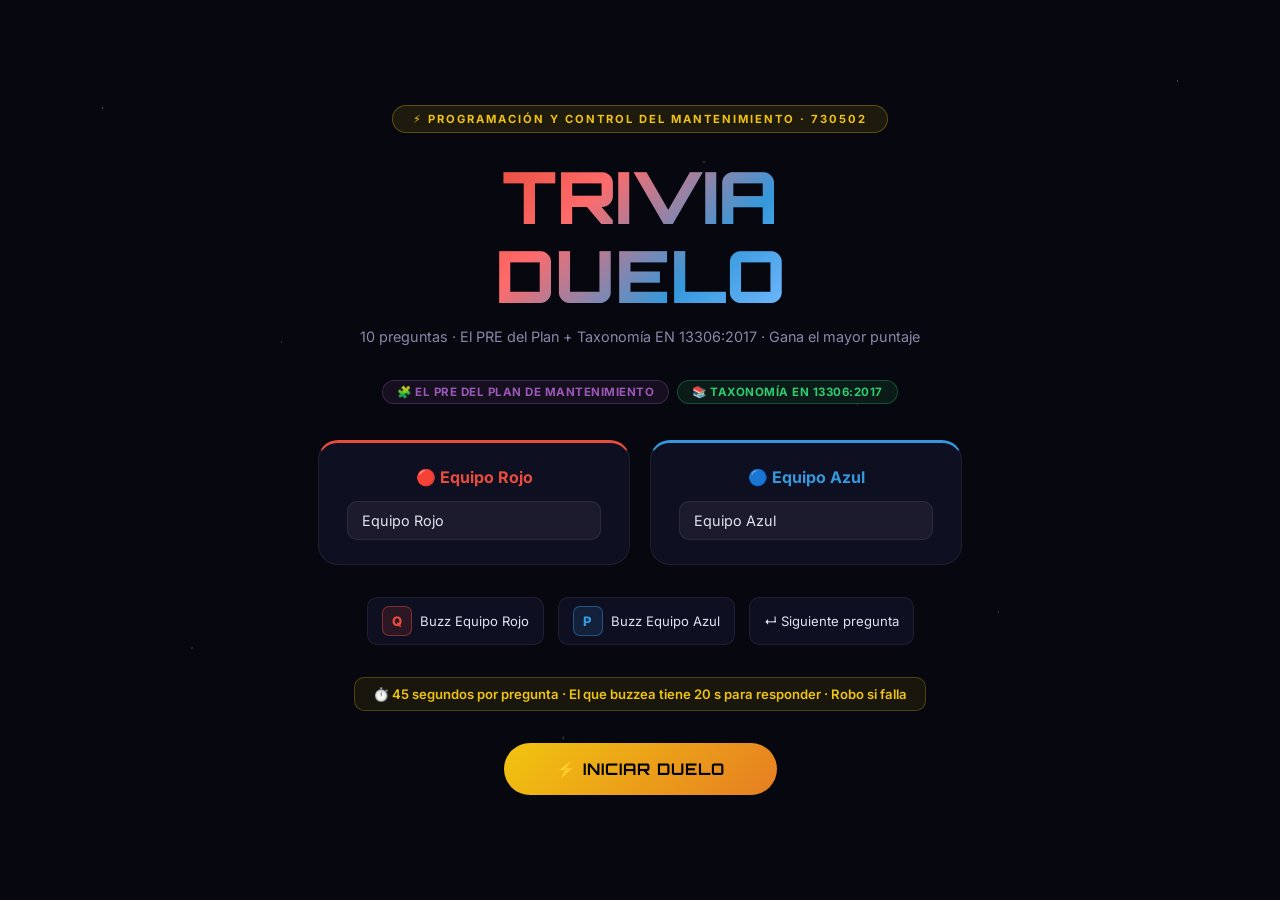
<file: duelo_pre_y_taxonomia.html>
<!DOCTYPE html>
<html lang="es">
<head>
<meta charset="UTF-8">
<meta name="viewport" content="width=device-width, initial-scale=1.0">
<title>⚡ Trivia Duelo — El PRE y Taxonomía del Mantenimiento</title>
<link href="https://fonts.googleapis.com/css2?family=Inter:wght@300;400;600;700;800;900&family=Orbitron:wght@700;900&display=swap" rel="stylesheet">
<style>
  *,*::before,*::after{margin:0;padding:0;box-sizing:border-box}
  :root{
    --red:#e74c3c;--red-bg:rgba(231,76,60,.13);--red-glow:rgba(231,76,60,.45);
    --blue:#3498db;--blue-bg:rgba(52,152,219,.13);--blue-glow:rgba(52,152,219,.45);
    --gold:#f1c40f;--green:#2ecc71;--purple:#9b59b6;--warn:#f39c12;
    --bg:#07070f;--card:#0f0f22;--border:rgba(255,255,255,.07);
    --text:#e2e2ee;--muted:#8888aa;
  }
  body{font-family:'Inter',system-ui,sans-serif;background:var(--bg);color:var(--text);min-height:100vh;overflow-x:hidden}

  body::before{
    content:'';position:fixed;inset:0;pointer-events:none;z-index:0;
    background:
      radial-gradient(1px 1px at 8% 12%,rgba(255,255,255,.55) 0%,transparent 100%),
      radial-gradient(1px 1px at 22% 38%,rgba(255,255,255,.3) 0%,transparent 100%),
      radial-gradient(1px 1px at 55% 18%,rgba(255,255,255,.45) 0%,transparent 100%),
      radial-gradient(1px 1px at 78% 68%,rgba(255,255,255,.35) 0%,transparent 100%),
      radial-gradient(2px 2px at 44% 82%,rgba(255,255,255,.2) 0%,transparent 100%),
      radial-gradient(1px 1px at 92% 9%,rgba(255,255,255,.5) 0%,transparent 100%),
      radial-gradient(1px 1px at 35% 55%,rgba(255,255,255,.25) 0%,transparent 100%),
      radial-gradient(1px 1px at 67% 45%,rgba(255,255,255,.2) 0%,transparent 100%),
      radial-gradient(2px 2px at 15% 72%,rgba(255,255,255,.15) 0%,transparent 100%);
  }

  .screen{display:none;position:relative;z-index:1}
  .screen.active{display:flex}

  /* ══ INTRO ══ */
  #screen-intro{min-height:100vh;flex-direction:column;align-items:center;justify-content:center;padding:40px 20px;text-align:center}
  .intro-badge{display:inline-block;padding:6px 20px;background:rgba(241,196,15,.1);border:1px solid rgba(241,196,15,.3);border-radius:50px;color:var(--gold);font-size:.7rem;font-weight:700;letter-spacing:2px;text-transform:uppercase;margin-bottom:24px}
  .intro-title{font-family:'Orbitron',sans-serif;font-size:clamp(2rem,6vw,4.5rem);font-weight:900;line-height:1.1;margin-bottom:10px;background:linear-gradient(135deg,var(--red) 0%,#ff6b6b 30%,var(--blue) 70%,#74b9ff 100%);-webkit-background-clip:text;-webkit-text-fill-color:transparent;background-clip:text}
  .intro-sub{font-size:.9rem;color:var(--muted);margin-bottom:32px;max-width:560px;line-height:1.6}
  .topic-pills{display:flex;flex-wrap:wrap;gap:8px;justify-content:center;margin-bottom:36px}
  .topic-pill{padding:4px 14px;border-radius:20px;font-size:.72rem;font-weight:700;letter-spacing:.5px;text-transform:uppercase}
  .tp-pre{background:rgba(155,89,182,.1);border:1px solid rgba(155,89,182,.3);color:var(--purple)}
  .tp-tax{background:rgba(46,204,113,.1);border:1px solid rgba(46,204,113,.3);color:var(--green)}
  .team-setup{display:flex;gap:20px;margin-bottom:32px;flex-wrap:wrap;justify-content:center}
  .team-box{background:var(--card);border:1px solid var(--border);border-radius:20px;padding:24px 28px;text-align:center;min-width:200px}
  .team-box.red{border-top:3px solid var(--red)}
  .team-box.blue{border-top:3px solid var(--blue)}
  .team-box h3{font-size:1rem;font-weight:700;margin-bottom:14px}
  .team-box.red h3{color:var(--red)}
  .team-box.blue h3{color:var(--blue)}
  .team-input{background:rgba(255,255,255,.05);border:1px solid var(--border);border-radius:10px;padding:10px 14px;color:var(--text);font-size:.9rem;font-family:'Inter',sans-serif;width:100%;outline:none;transition:border-color .2s}
  #inp-red:focus{border-color:var(--red)}
  #inp-blue:focus{border-color:var(--blue)}
  .intro-key-hint{display:flex;gap:14px;margin-bottom:32px;flex-wrap:wrap;justify-content:center}
  .key-chip{display:flex;align-items:center;gap:8px;background:var(--card);border:1px solid var(--border);border-radius:10px;padding:8px 14px;font-size:.82rem}
  .key-badge{display:inline-flex;align-items:center;justify-content:center;width:30px;height:30px;border-radius:7px;font-weight:800;font-size:.82rem}
  .key-red{background:var(--red-bg);border:1px solid var(--red-glow);color:var(--red)}
  .key-blue{background:var(--blue-bg);border:1px solid var(--blue-glow);color:var(--blue)}
  .timer-info{display:inline-flex;align-items:center;gap:8px;background:rgba(241,196,15,.08);border:1px solid rgba(241,196,15,.25);border-radius:10px;padding:8px 18px;font-size:.82rem;color:var(--gold);margin-bottom:32px;font-weight:600}
  .btn-start{padding:16px 52px;border-radius:50px;border:none;cursor:pointer;font-family:'Orbitron',sans-serif;font-size:1rem;font-weight:700;background:linear-gradient(135deg,var(--gold),#e67e22);color:#000;transition:transform .3s,box-shadow .3s;letter-spacing:1px}
  .btn-start:hover{transform:translateY(-4px);box-shadow:0 12px 40px rgba(241,196,15,.4)}

  /* ══ GAME ══ */
  #screen-game{flex-direction:column;min-height:100vh;padding:0}

  .top-bar{display:grid;grid-template-columns:1fr auto 1fr;align-items:center;padding:14px 20px;background:rgba(7,7,15,.92);backdrop-filter:blur(12px);border-bottom:1px solid var(--border);position:sticky;top:0;z-index:100}
  .score-side{display:flex;align-items:center;gap:10px}
  .score-side.right{justify-content:flex-end}
  .score-name{font-weight:700;font-size:.95rem}
  .score-name.red{color:var(--red)}
  .score-name.blue{color:var(--blue)}
  .score-val{font-family:'Orbitron',sans-serif;font-size:1.7rem;font-weight:900}
  .score-val.red{color:var(--red)}
  .score-val.blue{color:var(--blue)}
  .top-center{text-align:center}
  .q-counter{font-size:.68rem;color:var(--muted);font-weight:700;letter-spacing:1.5px;text-transform:uppercase;margin-bottom:4px}

  .timer-outer{width:54px;height:54px;border-radius:50%;margin:0 auto;display:flex;align-items:center;justify-content:center;position:relative}
  .timer-svg{position:absolute;inset:0;transform:rotate(-90deg)}
  .timer-track{fill:none;stroke:rgba(255,255,255,.08);stroke-width:4}
  .timer-fill{fill:none;stroke-width:4;stroke-linecap:round;transition:stroke-dashoffset .9s linear,stroke .5s}
  .timer-num{font-family:'Orbitron',sans-serif;font-weight:700;font-size:.95rem;z-index:2;position:relative;transition:color .5s}
  .timer-outer.urgent .timer-num{color:var(--red);animation:pulse-t .5s infinite}
  .timer-outer.urgent .timer-fill{stroke:var(--red)}
  @keyframes pulse-t{0%,100%{transform:scale(1)}50%{transform:scale(1.12)}}

  .game-area{flex:1;display:grid;grid-template-columns:180px 1fr 180px;min-height:0}

  .buzzer-panel{display:flex;flex-direction:column;align-items:center;justify-content:center;padding:20px 12px;gap:16px}
  .buzzer-panel.red{background:linear-gradient(to right,rgba(231,76,60,.07),transparent)}
  .buzzer-panel.blue{background:linear-gradient(to left,rgba(52,152,219,.07),transparent)}
  .buzzer-btn{width:110px;height:110px;border-radius:50%;border:none;cursor:pointer;display:flex;align-items:center;justify-content:center;font-size:2.2rem;font-weight:900;transition:.15s;user-select:none}
  .buzzer-btn.red{background:radial-gradient(circle at 35% 35%,#ff6b6b,#c0392b);box-shadow:0 7px 0 #7b241c,0 10px 28px rgba(231,76,60,.5)}
  .buzzer-btn.red:active{box-shadow:0 2px 0 #7b241c,0 4px 16px rgba(231,76,60,.5);transform:translateY(5px) scale(.95)}
  .buzzer-btn.blue{background:radial-gradient(circle at 35% 35%,#5dade2,#1a6da8);box-shadow:0 7px 0 #154360,0 10px 28px rgba(52,152,219,.5)}
  .buzzer-btn.blue:active{box-shadow:0 2px 0 #154360,0 4px 16px rgba(52,152,219,.5);transform:translateY(5px) scale(.95)}
  .buzzer-btn.disabled{opacity:.3;cursor:not-allowed;pointer-events:none}
  .buzzer-btn.glow-r{animation:glow-pulse-r .4s ease-out}
  .buzzer-btn.glow-b{animation:glow-pulse-b .4s ease-out}
  @keyframes glow-pulse-r{0%{box-shadow:0 0 0 0 rgba(231,76,60,.9),0 7px 0 #7b241c}100%{box-shadow:0 0 30px 20px rgba(231,76,60,0),0 7px 0 #7b241c}}
  @keyframes glow-pulse-b{0%{box-shadow:0 0 0 0 rgba(52,152,219,.9),0 7px 0 #154360}100%{box-shadow:0 0 30px 20px rgba(52,152,219,0),0 7px 0 #154360}}
  .buzzer-label{font-size:.72rem;color:var(--muted);text-align:center;letter-spacing:1px;text-transform:uppercase}
  .buzzer-key{font-family:'Orbitron',sans-serif;font-size:1.1rem;font-weight:700}
  .buzzer-key.red{color:var(--red)}
  .buzzer-key.blue{color:var(--blue)}
  .ans-btns-wrap{display:flex;flex-direction:column;gap:8px;width:100%}
  .ans-btn{padding:9px 12px;border-radius:10px;border:none;cursor:pointer;font-size:.78rem;font-weight:700;font-family:'Inter',sans-serif;transition:.2s;display:none}
  .ans-btn.show{display:block}
  .ans-btn.correct{background:linear-gradient(135deg,var(--green),#1e8449);color:#fff}
  .ans-btn.wrong{background:linear-gradient(135deg,var(--red),#c0392b);color:#fff}

  .q-center{display:flex;flex-direction:column;align-items:center;justify-content:center;padding:32px 28px;text-align:center;border-left:1px solid var(--border);border-right:1px solid var(--border)}
  .q-cat{display:inline-block;padding:4px 14px;border-radius:50px;font-size:.65rem;font-weight:700;letter-spacing:2px;text-transform:uppercase;margin-bottom:16px}
  .cat-pre{background:rgba(155,89,182,.1);border:1px solid rgba(155,89,182,.3);color:var(--purple)}
  .cat-tax{background:rgba(46,204,113,.1);border:1px solid rgba(46,204,113,.3);color:var(--green)}

  .buzzed-banner{padding:8px 20px;border-radius:50px;font-size:.82rem;font-weight:700;margin-bottom:14px;opacity:0;transition:opacity .3s;letter-spacing:.5px;min-height:38px;display:flex;align-items:center;justify-content:center}
  .buzzed-banner.show{opacity:1}
  .buzzed-banner.red{background:var(--red-bg);border:1px solid var(--red-glow);color:var(--red)}
  .buzzed-banner.blue{background:var(--blue-bg);border:1px solid var(--blue-glow);color:var(--blue)}

  .q-text{font-size:clamp(.95rem,2.2vw,1.3rem);font-weight:700;line-height:1.5;margin-bottom:24px;max-width:620px}
  .options-grid{display:grid;grid-template-columns:1fr 1fr;gap:10px;width:100%;max-width:600px}
  .opt-btn{padding:12px 16px;border-radius:12px;border:1px solid var(--border);background:var(--card);color:var(--text);font-size:.82rem;font-weight:600;font-family:'Inter',sans-serif;cursor:pointer;transition:.2s;text-align:left;line-height:1.4;pointer-events:none}
  .opt-letter{display:inline-flex;align-items:center;justify-content:center;width:22px;height:22px;border-radius:5px;font-size:.68rem;font-weight:800;margin-right:7px;background:rgba(255,255,255,.08);flex-shrink:0;vertical-align:middle}
  .opt-btn.enabled{pointer-events:auto}
  .opt-btn.enabled:hover{background:rgba(255,255,255,.07);border-color:rgba(255,255,255,.2);transform:translateY(-2px)}
  .opt-btn.correct-ans{background:rgba(46,204,113,.2);border-color:rgba(46,204,113,.6);color:var(--green);animation:pop .3s ease}
  .opt-btn.wrong-ans{background:rgba(231,76,60,.15);border-color:rgba(231,76,60,.5);color:var(--red)}
  @keyframes pop{0%{transform:scale(.95)}60%{transform:scale(1.04)}100%{transform:scale(1)}}

  .waiting-hint{font-size:.72rem;color:rgba(255,255,255,.2);margin-top:14px;letter-spacing:1px}
  .btn-next{margin-top:20px;padding:12px 36px;border-radius:50px;border:none;cursor:pointer;font-family:'Orbitron',sans-serif;font-size:.78rem;font-weight:700;background:linear-gradient(135deg,#2ecc71,#1a9c54);color:#fff;transition:.2s;display:none;letter-spacing:1px}
  .btn-next.show{display:block}
  .btn-next:hover{transform:translateY(-3px);box-shadow:0 8px 28px rgba(46,204,113,.4)}

  .steal-msg{font-size:.8rem;color:var(--gold);background:rgba(241,196,15,.08);border:1px solid rgba(241,196,15,.25);border-radius:10px;padding:7px 16px;margin-top:10px;display:none}
  .steal-msg.show{display:block}

  .q-progress{height:3px;background:rgba(255,255,255,.05);position:relative;overflow:hidden}
  .q-progress-fill{height:100%;background:linear-gradient(to right,var(--red),var(--purple),var(--blue));transition:width .6s ease;width:0%}

  /* ══ FEEDBACK ══ */
  .feedback-overlay{position:fixed;inset:0;z-index:500;display:flex;align-items:center;justify-content:center;pointer-events:none}
  .feedback-blast{font-family:'Orbitron',sans-serif;font-size:6rem;font-weight:900;opacity:0;transform:scale(.3);transition:all .25s cubic-bezier(.175,.885,.32,1.275);text-shadow:0 0 80px currentColor}
  .feedback-blast.show{opacity:1;transform:scale(1)}
  .feedback-blast.hide{opacity:0;transform:scale(1.6);transition:all .3s ease-in}
  .feedback-blast.fb-ok{color:var(--green)}
  .feedback-blast.fb-no{color:var(--red)}

  .score-flash{position:fixed;font-family:'Orbitron',sans-serif;font-size:2rem;font-weight:900;z-index:600;opacity:0;pointer-events:none;animation:sfanim 1.3s ease forwards}
  .score-flash.red{color:var(--red);top:80px;left:60px}
  .score-flash.blue{color:var(--blue);top:80px;right:60px}
  @keyframes sfanim{0%{opacity:0;transform:translateY(0) scale(.8)}20%{opacity:1;transform:translateY(-20px) scale(1.15)}70%{opacity:1;transform:translateY(-44px) scale(1)}100%{opacity:0;transform:translateY(-64px) scale(.9)}}

  /* ══ WINNER ══ */
  #screen-winner{min-height:100vh;flex-direction:column;align-items:center;justify-content:center;padding:40px 20px;text-align:center}
  .winner-crown{font-size:5rem;margin-bottom:14px;animation:float-c 2s ease-in-out infinite}
  @keyframes float-c{0%,100%{transform:translateY(0)}50%{transform:translateY(-16px)}}
  .winner-label{font-size:.8rem;color:var(--muted);text-transform:uppercase;letter-spacing:2px;margin-bottom:8px}
  .winner-name{font-family:'Orbitron',sans-serif;font-size:clamp(2rem,5vw,3.8rem);font-weight:900;margin-bottom:8px}
  .winner-name.red{color:var(--red);text-shadow:0 0 60px var(--red-glow)}
  .winner-name.blue{color:var(--blue);text-shadow:0 0 60px var(--blue-glow)}
  .winner-name.tie{color:var(--gold);text-shadow:0 0 60px rgba(241,196,15,.4)}
  .winner-score-txt{font-size:1.1rem;color:var(--muted);margin-bottom:36px}
  .final-scores{display:flex;gap:20px;margin-bottom:40px;flex-wrap:wrap;justify-content:center}
  .fs-card{background:var(--card);border:1px solid var(--border);border-radius:20px;padding:24px 36px;text-align:center;min-width:160px}
  .fs-card.red{border-top:3px solid var(--red)}
  .fs-card.blue{border-top:3px solid var(--blue)}
  .fs-name{font-size:.8rem;font-weight:700;margin-bottom:8px;text-transform:uppercase;letter-spacing:1px}
  .fs-name.red{color:var(--red)}
  .fs-name.blue{color:var(--blue)}
  .fs-val{font-family:'Orbitron',sans-serif;font-size:3rem;font-weight:900}
  .fs-val.red{color:var(--red)}
  .fs-val.blue{color:var(--blue)}
  .btn-replay{padding:14px 44px;border-radius:50px;border:none;cursor:pointer;font-family:'Orbitron',sans-serif;font-size:.9rem;font-weight:700;background:linear-gradient(135deg,var(--gold),#e67e22);color:#000;transition:.3s;letter-spacing:1px}
  .btn-replay:hover{transform:translateY(-4px);box-shadow:0 12px 40px rgba(241,196,15,.4)}

  .confetti-piece{position:fixed;border-radius:2px;pointer-events:none;z-index:700;animation:confetti-fall 3s linear forwards}
  @keyframes confetti-fall{0%{transform:translateY(-20px) rotate(0deg);opacity:1}100%{transform:translateY(110vh) rotate(720deg);opacity:0}}

  @media(max-width:768px){
    .game-area{grid-template-columns:72px 1fr 72px}
    .buzzer-btn{width:60px;height:60px;font-size:1.3rem}
    .options-grid{grid-template-columns:1fr}
    .top-bar{gap:6px;padding:10px 12px}
    .score-val{font-size:1.2rem}
    .q-text{font-size:.9rem}
  }
</style>
</head>
<body>

<div class="feedback-overlay"><div class="feedback-blast" id="feedbackBlast"></div></div>

<!-- ══ INTRO ══ -->
<div class="screen active" id="screen-intro">
  <span class="intro-badge">⚡ Programación y Control del Mantenimiento · 730502</span>
  <h1 class="intro-title">TRIVIA<br>DUELO</h1>
  <p class="intro-sub">10 preguntas · El PRE del Plan + Taxonomía EN 13306:2017 · Gana el mayor puntaje</p>

  <div class="topic-pills">
    <span class="topic-pill tp-pre">🧩 El PRE del Plan de Mantenimiento</span>
    <span class="topic-pill tp-tax">📚 Taxonomía EN 13306:2017</span>
  </div>

  <div class="team-setup">
    <div class="team-box red">
      <h3>🔴 Equipo Rojo</h3>
      <input class="team-input" id="inp-red" type="text" placeholder="Nombre del equipo..." maxlength="22" value="Equipo Rojo">
    </div>
    <div class="team-box blue">
      <h3>🔵 Equipo Azul</h3>
      <input class="team-input" id="inp-blue" type="text" placeholder="Nombre del equipo..." maxlength="22" value="Equipo Azul">
    </div>
  </div>

  <div class="intro-key-hint">
    <div class="key-chip"><span class="key-badge key-red">Q</span>Buzz Equipo Rojo</div>
    <div class="key-chip"><span class="key-badge key-blue">P</span>Buzz Equipo Azul</div>
    <div class="key-chip">↵ Siguiente pregunta</div>
  </div>

  <div class="timer-info">⏱️ 45 segundos por pregunta · El que buzzea tiene 20 s para responder · Robo si falla</div>

  <button class="btn-start" onclick="startGame()">⚡ INICIAR DUELO</button>
</div>

<!-- ══ GAME ══ -->
<div class="screen" id="screen-game" style="flex-direction:column;">
  <div class="q-progress"><div class="q-progress-fill" id="qProgress"></div></div>

  <div class="top-bar">
    <div class="score-side">
      <div>
        <div class="score-name red" id="name-red">Equipo Rojo</div>
        <div class="score-val red" id="score-red">0</div>
      </div>
    </div>
    <div class="top-center">
      <div class="q-counter" id="qCounter">PREGUNTA 1 / 10</div>
      <div class="timer-outer" id="timerOuter">
        <svg class="timer-svg" viewBox="0 0 54 54" width="54" height="54">
          <circle class="timer-track" cx="27" cy="27" r="23"/>
          <circle class="timer-fill" id="timerFill" cx="27" cy="27" r="23"
            stroke="#2ecc71"
            stroke-dasharray="144.51"
            stroke-dashoffset="0"/>
        </svg>
        <div class="timer-num" id="timerNum">45</div>
      </div>
    </div>
    <div class="score-side right">
      <div>
        <div class="score-name blue" id="name-blue">Equipo Azul</div>
        <div class="score-val blue" id="score-blue">0</div>
      </div>
    </div>
  </div>

  <div class="game-area">
    <!-- RED BUZZER -->
    <div class="buzzer-panel red">
      <button class="buzzer-btn red" id="buzz-red" onclick="buzz('red')">🔴</button>
      <div class="buzzer-label">Presiona <span class="buzzer-key red">Q</span></div>
      <div class="ans-btns-wrap" id="ansBtns-red">
        <button class="ans-btn correct" id="ans-ok-red"  onclick="givePoint('red',false)">✅ Correcto</button>
        <button class="ans-btn wrong"   id="ans-no-red"  onclick="givePoint('red',true)">❌ Incorrecto</button>
      </div>
    </div>

    <!-- QUESTION CENTER -->
    <div class="q-center">
      <span class="q-cat" id="qCat">El PRE</span>
      <div class="buzzed-banner" id="buzzedBanner"></div>
      <p class="q-text" id="qText">Cargando...</p>
      <div class="options-grid" id="optGrid"></div>
      <p class="waiting-hint" id="waitHint">Presiona Q o P para buzzear</p>
      <div class="steal-msg" id="stealMsg"></div>
      <button class="btn-next" id="btnNext" onclick="nextQuestion()">SIGUIENTE PREGUNTA →</button>
    </div>

    <!-- BLUE BUZZER -->
    <div class="buzzer-panel blue">
      <button class="buzzer-btn blue" id="buzz-blue" onclick="buzz('blue')">🔵</button>
      <div class="buzzer-label">Presiona <span class="buzzer-key blue">P</span></div>
      <div class="ans-btns-wrap" id="ansBtns-blue">
        <button class="ans-btn correct" id="ans-ok-blue" onclick="givePoint('blue',false)">✅ Correcto</button>
        <button class="ans-btn wrong"   id="ans-no-blue" onclick="givePoint('blue',true)">❌ Incorrecto</button>
      </div>
    </div>
  </div>
</div>

<!-- ══ WINNER ══ -->
<div class="screen" id="screen-winner" style="flex-direction:column;">
  <div class="winner-crown">🏆</div>
  <div class="winner-label">¡Campeón del Trivia Duelo!</div>
  <div class="winner-name" id="winnerName">—</div>
  <div class="winner-score-txt" id="winnerScoreTxt"></div>
  <div class="final-scores">
    <div class="fs-card red">
      <div class="fs-name red" id="fs-name-red">Equipo Rojo</div>
      <div class="fs-val red" id="fs-val-red">0</div>
    </div>
    <div class="fs-card blue">
      <div class="fs-name blue" id="fs-name-blue">Equipo Azul</div>
      <div class="fs-val blue" id="fs-val-blue">0</div>
    </div>
  </div>
  <button class="btn-replay" onclick="restartGame()">🔄 JUGAR DE NUEVO</button>
</div>

<script>
// ═══════════════════════════════════════
//  BANCO — 10 preguntas · Secciones 1 y 2
// ═══════════════════════════════════════
const BANK = [

  // ── SECCIÓN 1 · EL PRE DEL PLAN DE MANTENIMIENTO ──

  {
    cat:'pre', catLabel:'El PRE del Plan',
    q:'¿Por qué es un ERROR aplicar mantenimiento preventivo a TODOS los equipos sin análisis previo?',
    opts:[
      'Porque la norma EN 13306 lo prohíbe expresamente',
      'Porque puede generar fallas inducidas por el mantenimiento mismo al intervenir equipos que funcionaban bien',
      'Porque el preventivo siempre cuesta más que el correctivo',
      'Porque solo el mantenimiento proactivo está permitido en industria'
    ],
    ans:1
  },
  {
    cat:'pre', catLabel:'El PRE del Plan',
    q:'¿Qué se denomina "falla inducida por mantenimiento"?',
    opts:[
      'Una falla que ocurre porque no se hizo ningún mantenimiento',
      'Una falla que el fabricante no puede cubrir con garantía',
      'Una falla causada por errores cometidos durante una intervención de mantenimiento (mal ensamble, contaminación, tornillo olvidado)',
      'Una falla que ocurre en equipos nuevos en los primeros meses'
    ],
    ans:2
  },
  {
    cat:'pre', catLabel:'El PRE del Plan',
    q:'¿Cuál es el objetivo principal del análisis PRE-plan de mantenimiento?',
    opts:[
      'Reducir el número de técnicos en la planta',
      'Determinar qué tipo de mantenimiento es más adecuado para cada activo y cada modo de falla, con base técnica y normativa',
      'Elaborar el cronograma de mantenimiento preventivo mensual',
      'Calcular el costo anual del presupuesto de mantenimiento'
    ],
    ans:1
  },
  {
    cat:'pre', catLabel:'El PRE del Plan',
    q:'Si una planta tiene 200 equipos y aplica preventivo mensual a todos sin análisis, ¿cuál es el principal riesgo?',
    opts:[
      'Que los técnicos se aburran por exceso de trabajo rutinario',
      'Gasto innecesario + fallas inducidas por desmontaje de equipos que estaban funcionando bien',
      'Que los fabricantes anulen la garantía de los equipos',
      'Que el equipo quede sin lubricante y se oxide más rápido'
    ],
    ans:1
  },

  // ── SECCIÓN 2 · TAXONOMÍA EN 13306:2017 ──

  {
    cat:'tax', catLabel:'Taxonomía EN 13306',
    q:'¿Qué norma define la terminología y clasificación oficial de los tipos de mantenimiento a nivel mundial?',
    opts:['SAE JA1011:1999','ISO 55001:2014','EN 13306:2017','ISO 17359:2018'],
    ans:2
  },
  {
    cat:'tax', catLabel:'Mantenimiento Correctivo',
    q:'¿Cuál es la diferencia entre mantenimiento correctivo INMEDIATO y DIFERIDO?',
    opts:[
      'El inmediato usa repuestos originales; el diferido usa repuestos genéricos',
      'El inmediato se ejecuta sin demora porque la falla es crítica; el diferido se postpone según reglas cuando la falla no es urgente',
      'El diferido nunca se realiza; el inmediato siempre se ejecuta',
      'Ambos son iguales en la norma, solo difieren en el nombre comercial'
    ],
    ans:1
  },
  {
    cat:'tax', catLabel:'Mantenimiento Preventivo',
    q:'¿Qué diferencia al TBM del CBM dentro del mantenimiento preventivo?',
    opts:[
      'TBM actúa después de la falla; CBM actúa antes',
      'TBM interviene a intervalos de tiempo fijos independientemente del estado del equipo; CBM interviene cuando una variable medida supera un umbral',
      'TBM usa termografía; CBM usa vibrometría exclusivamente',
      'TBM es para equipos eléctricos; CBM para equipos mecánicos'
    ],
    ans:1
  },
  {
    cat:'tax', catLabel:'Mantenimiento Proactivo',
    q:'¿Qué hace el mantenimiento PROACTIVO que lo diferencia completamente del preventivo?',
    opts:[
      'Actúa exactamente igual al preventivo pero con mayor frecuencia',
      'Se aplica solo a equipos con fallas aleatorias (β≈1)',
      'Busca eliminar las causas raíz de la falla para que no vuelva a ocurrir usando RCA o rediseño',
      'Solo lubrica y limpia los equipos sin intervenir en partes internas'
    ],
    ans:2
  },
  {
    cat:'tax', catLabel:'RTF Run-To-Failure',
    q:'¿Cuándo es técnicamente válido y correcto aplicar RTF (Run-To-Failure)?',
    opts:[
      'Cuando el equipo es antiguo y el presupuesto está agotado',
      'Cuando no hay consecuencias de seguridad, hay redundancia disponible, y el costo de las fallas esperadas es menor al costo de un programa preventivo',
      'Cuando el fabricante no ha publicado el manual de mantenimiento',
      'Cuando el equipo lleva menos de 1 año de operación'
    ],
    ans:1
  },
  {
    cat:'tax', catLabel:'Taxonomía EN 13306',
    q:'¿Cuál de las siguientes NO es un tipo de mantenimiento reconocido en la norma EN 13306:2017?',
    opts:[
      'Mantenimiento correctivo diferido',
      'Mantenimiento basado en condición (CBM)',
      'Mantenimiento especulativo',
      'Mantenimiento proactivo'
    ],
    ans:2
  }
];

// ═══════════════════════════════════════
//  ESTADO
// ═══════════════════════════════════════
const G = {
  nameRed:'Equipo Rojo', nameBlue:'Equipo Azul',
  scoreRed:0, scoreBlue:0,
  qIndex:0, shuffled:[],
  buzzed:null,
  answered:false,
  penalized:null,
  timer:null, timeLeft:45, maxTime:45,
  CIRC: 2 * Math.PI * 23
};

// ═══════════════════════════════════════
//  PANTALLAS
// ═══════════════════════════════════════
function showScreen(name){
  document.querySelectorAll('.screen').forEach(s=>s.classList.remove('active'));
  document.getElementById('screen-'+name).classList.add('active');
}

// ═══════════════════════════════════════
//  INICIO
// ═══════════════════════════════════════
function startGame(){
  G.nameRed  = document.getElementById('inp-red').value.trim()||'Equipo Rojo';
  G.nameBlue = document.getElementById('inp-blue').value.trim()||'Equipo Azul';
  G.scoreRed = G.scoreBlue = G.qIndex = 0;
  G.shuffled = shuffle([...BANK]);

  document.getElementById('name-red').textContent  = G.nameRed;
  document.getElementById('name-blue').textContent = G.nameBlue;
  document.getElementById('fs-name-red').textContent  = G.nameRed;
  document.getElementById('fs-name-blue').textContent = G.nameBlue;
  updateScoreUI('red'); updateScoreUI('blue');

  showScreen('game');
  loadQuestion();
}

function restartGame(){ confettiStop(); showScreen('intro'); }

// ═══════════════════════════════════════
//  PREGUNTAS
// ═══════════════════════════════════════
function loadQuestion(){
  const total = G.shuffled.length;
  if(G.qIndex >= total){ endGame(); return; }

  const q = G.shuffled[G.qIndex];
  G.buzzed = null; G.answered = false; G.penalized = null;

  resetBuzzers();
  setBanner('','');
  document.getElementById('waitHint').style.display='';
  document.getElementById('waitHint').textContent='Presiona Q o P para buzzear';
  document.getElementById('stealMsg').className='steal-msg';
  document.getElementById('btnNext').className='btn-next';

  const catEl = document.getElementById('qCat');
  catEl.className='q-cat '+(q.cat==='pre'?'cat-pre':'cat-tax');
  catEl.textContent = q.catLabel;

  document.getElementById('qText').textContent = q.q;
  document.getElementById('qCounter').textContent = `PREGUNTA ${G.qIndex+1} / ${total}`;
  document.getElementById('qProgress').style.width = `${(G.qIndex/total)*100}%`;

  const grid = document.getElementById('optGrid');
  grid.innerHTML = '';
  ['A','B','C','D'].forEach((ltr,i)=>{
    const btn = document.createElement('button');
    btn.className = 'opt-btn';
    btn.id = 'opt-'+i;
    btn.innerHTML = `<span class="opt-letter">${ltr}</span>${q.opts[i]}`;
    grid.appendChild(btn);
  });

  startTimer(G.maxTime);
}

function nextQuestion(){ G.qIndex++; loadQuestion(); }

// ═══════════════════════════════════════
//  BUZZER
// ═══════════════════════════════════════
function buzz(team){
  if(G.answered) return;
  if(G.penalized===team) return;
  if(G.buzzed && G.buzzed===team) return;
  if(G.buzzed && !G.penalized) return;

  stopTimer();
  G.buzzed = team;

  const btn = document.getElementById('buzz-'+team);
  btn.classList.add(team==='red'?'glow-r':'glow-b');
  setTimeout(()=>btn.classList.remove(team==='red'?'glow-r':'glow-b'),450);

  document.getElementById('buzz-red').classList.add('disabled');
  document.getElementById('buzz-blue').classList.add('disabled');

  showAnsBtns(team);

  const name = team==='red'?G.nameRed:G.nameBlue;
  setBanner(`⚡ ${name} está respondiendo...`, team);
  document.getElementById('waitHint').style.display='none';
  document.getElementById('stealMsg').className='steal-msg';

  document.querySelectorAll('.opt-btn').forEach(b=>b.classList.add('enabled'));
  startTimer(20);
}

function showAnsBtns(team){
  hideAllAnsBtns();
  document.getElementById('ans-ok-'+team).classList.add('show');
  document.getElementById('ans-no-'+team).classList.add('show');
}
function hideAllAnsBtns(){
  ['red','blue'].forEach(t=>{
    document.getElementById('ans-ok-'+t).className='ans-btn correct';
    document.getElementById('ans-no-'+t).className='ans-btn wrong';
  });
}
function resetBuzzers(){
  stopTimer();
  hideAllAnsBtns();
  document.getElementById('buzz-red').classList.remove('disabled');
  document.getElementById('buzz-blue').classList.remove('disabled');
  document.querySelectorAll('.opt-btn').forEach(b=>b.classList.remove('enabled'));
}

// ═══════════════════════════════════════
//  PUNTUACIÓN
// ═══════════════════════════════════════
function givePoint(team, wrong){
  stopTimer();
  hideAllAnsBtns();

  const q = G.shuffled[G.qIndex];
  document.querySelectorAll('.opt-btn').forEach((b,i)=>{
    b.classList.remove('enabled');
    if(i===q.ans) b.classList.add('correct-ans');
  });

  if(!wrong){
    if(team==='red') G.scoreRed++;
    else G.scoreBlue++;
    updateScoreUI(team);
    G.answered = true;
    showFeedback('✓',true);
    showScoreFlash(team,'+1');
    setTimeout(()=>{ document.getElementById('btnNext').className='btn-next show'; },800);
  } else {
    G.penalized = team;
    G.buzzed = null;
    const other = team==='red'?'blue':'red';
    const otherName = other==='red'?G.nameRed:G.nameBlue;
    showFeedback('✗',false);
    document.getElementById('buzz-'+other).classList.remove('disabled');
    setBanner('','');
    document.getElementById('waitHint').style.display='';
    document.getElementById('waitHint').textContent='';
    const stealEl = document.getElementById('stealMsg');
    stealEl.textContent = `🎯 ${otherName} puede ROBAR el punto`;
    stealEl.className = 'steal-msg show';
    document.querySelectorAll('.opt-btn').forEach(b=>b.classList.remove('enabled'));
    startTimer(20);
  }
}

function updateScoreUI(team){
  if(team==='red') document.getElementById('score-red').textContent=G.scoreRed;
  else document.getElementById('score-blue').textContent=G.scoreBlue;
}

function setBanner(text,team){
  const el = document.getElementById('buzzedBanner');
  el.textContent = text;
  el.className = 'buzzed-banner'+(team?' show '+team:'');
}

// ═══════════════════════════════════════
//  TIMER CIRCULAR SVG
// ═══════════════════════════════════════
function startTimer(seconds){
  stopTimer();
  G.timeLeft = seconds;
  const numEl  = document.getElementById('timerNum');
  const fillEl = document.getElementById('timerFill');
  const outer  = document.getElementById('timerOuter');
  const CIRC   = G.CIRC;

  function tick(){
    numEl.textContent = G.timeLeft;
    const pct = G.timeLeft/seconds;
    fillEl.style.strokeDashoffset = CIRC*(1-pct);
    if(pct>0.5){ fillEl.style.stroke='#2ecc71'; outer.className='timer-outer'; }
    else if(pct>0.25){ fillEl.style.stroke='#f39c12'; outer.className='timer-outer'; }
    else { fillEl.style.stroke='#e74c3c'; outer.className='timer-outer urgent'; }
  }
  tick();
  G.timer = setInterval(()=>{
    G.timeLeft--;
    tick();
    if(G.timeLeft<=0){ stopTimer(); onTimeOut(); }
  },1000);
}

function stopTimer(){
  if(G.timer){ clearInterval(G.timer); G.timer=null; }
  const outer = document.getElementById('timerOuter');
  if(outer) outer.className='timer-outer';
}

function onTimeOut(){
  if(G.answered) return;
  if(G.buzzed||G.penalized){
    givePoint(G.buzzed||G.penalized, true);
  } else {
    G.answered = true;
    const q = G.shuffled[G.qIndex];
    document.querySelectorAll('.opt-btn').forEach((b,i)=>{ if(i===q.ans) b.classList.add('correct-ans'); });
    const banner = document.getElementById('buzzedBanner');
    banner.textContent = '⏱️ ¡Tiempo! Nadie buzzeó — aquí la respuesta correcta';
    banner.className = 'buzzed-banner show';
    banner.style.cssText='background:rgba(241,196,15,.09);border:1px solid rgba(241,196,15,.3);color:var(--gold);opacity:1';
    hideAllAnsBtns();
    setTimeout(()=>{ document.getElementById('btnNext').className='btn-next show'; },700);
  }
}

// ═══════════════════════════════════════
//  FIN DE JUEGO
// ═══════════════════════════════════════
function endGame(){
  showScreen('winner');
  document.getElementById('fs-val-red').textContent  = G.scoreRed;
  document.getElementById('fs-val-blue').textContent = G.scoreBlue;
  const nameEl   = document.getElementById('winnerName');
  const scoreTxt = document.getElementById('winnerScoreTxt');
  if(G.scoreRed>G.scoreBlue){
    nameEl.textContent=G.nameRed; nameEl.className='winner-name red';
    scoreTxt.textContent=`${G.scoreRed} vs ${G.scoreBlue} puntos`;
    launchConfetti(['#e74c3c','#ff6b6b','#c0392b','#f1c40f','#fff']);
  } else if(G.scoreBlue>G.scoreRed){
    nameEl.textContent=G.nameBlue; nameEl.className='winner-name blue';
    scoreTxt.textContent=`${G.scoreBlue} vs ${G.scoreRed} puntos`;
    launchConfetti(['#3498db','#5dade2','#1a6da8','#f1c40f','#fff']);
  } else {
    nameEl.textContent='¡EMPATE!'; nameEl.className='winner-name tie';
    scoreTxt.textContent=`${G.scoreRed} - ${G.scoreBlue} puntos`;
    launchConfetti(['#f1c40f','#e67e22','#fff','#3498db','#e74c3c','#2ecc71']);
  }
}

// ═══════════════════════════════════════
//  FX
// ═══════════════════════════════════════
function showFeedback(sym,ok){
  const el = document.getElementById('feedbackBlast');
  el.textContent = sym;
  el.className = `feedback-blast ${ok?'fb-ok':'fb-no'} show`;
  setTimeout(()=>el.classList.add('hide'),700);
  setTimeout(()=>el.className='feedback-blast',1050);
}
function showScoreFlash(team,txt){
  const el = document.createElement('div');
  el.className = `score-flash ${team}`;
  el.textContent = txt;
  document.body.appendChild(el);
  setTimeout(()=>el.remove(),1400);
}
let confettiInt=null;
function launchConfetti(colors){
  confettiStop();
  let n=0;
  confettiInt=setInterval(()=>{
    if(n++>90){confettiStop();return}
    const el=document.createElement('div');
    el.className='confetti-piece';
    el.style.cssText=`left:${Math.random()*100}vw;top:-20px;width:${6+Math.random()*10}px;height:${6+Math.random()*10}px;background:${colors[Math.floor(Math.random()*colors.length)]};animation-duration:${2+Math.random()*2}s;animation-delay:${Math.random()*.5}s`;
    document.body.appendChild(el);
    setTimeout(()=>el.remove(),4500);
  },55);
}
function confettiStop(){if(confettiInt){clearInterval(confettiInt);confettiInt=null}}

// ═══════════════════════════════════════
//  UTILS
// ═══════════════════════════════════════
function shuffle(arr){
  for(let i=arr.length-1;i>0;i--){
    const j=Math.floor(Math.random()*(i+1));
    [arr[i],arr[j]]=[arr[j],arr[i]];
  }
  return arr;
}

// ═══════════════════════════════════════
//  TECLADO
// ═══════════════════════════════════════
document.addEventListener('keydown',e=>{
  const game  = document.getElementById('screen-game').classList.contains('active');
  const intro = document.getElementById('screen-intro').classList.contains('active');
  if(game){
    if(e.key==='q'||e.key==='Q') buzz('red');
    if(e.key==='p'||e.key==='P') buzz('blue');
    if(e.key==='Enter'||e.key===' '){
      e.preventDefault();
      const btn=document.getElementById('btnNext');
      if(btn.classList.contains('show')) nextQuestion();
    }
  }
  if(intro&&e.key==='Enter') startGame();
});
</script>
</body>
</html>
</file>
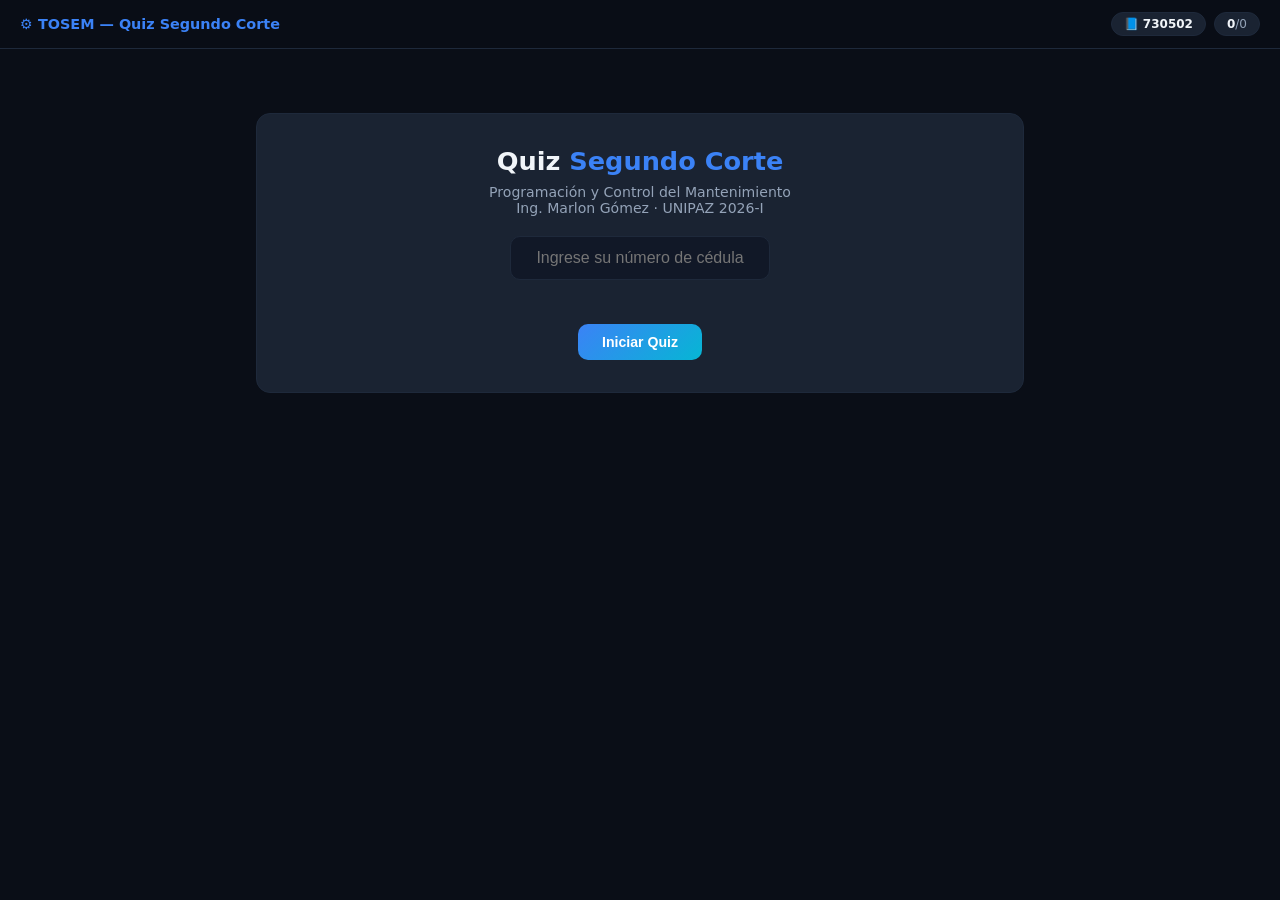
<file: quiz_segundo_corte.html>
<!DOCTYPE html><html lang="es"><head><meta charset="UTF-8"><meta name="viewport" content="width=device-width,initial-scale=1">
<title>Quiz Segundo Corte — TOSEM</title>
<style>
*{margin:0;padding:0;box-sizing:border-box;-webkit-user-select:none;user-select:none}
body{font-family:system-ui,-apple-system,sans-serif;background:#0a0e17;color:#f1f5f9;min-height:100vh}
.bar{position:sticky;top:0;z-index:100;background:rgba(10,14,23,.95);backdrop-filter:blur(12px);border-bottom:1px solid #1e293b;padding:12px 20px;display:flex;align-items:center;justify-content:space-between}
.brand{font-weight:800;font-size:.9rem;color:#3b82f6}
.chip{background:#1a2332;border:1px solid #1e293b;padding:4px 12px;border-radius:16px;font-size:.75rem;color:#94a3b8}
.chip b{color:#f1f5f9}
.wrap{max-width:800px;margin:0 auto;padding:24px 16px 60px}
.login-box{background:#1a2332;border:1px solid #1e293b;border-radius:14px;padding:32px;text-align:center;margin-top:40px}
.login-box h1{font-size:1.6rem;margin-bottom:8px}
.login-box h1 span{color:#3b82f6}
.login-box p{color:#94a3b8;font-size:.88rem;margin-bottom:20px}
.login-box input{background:#111827;border:1px solid #1e293b;color:#f1f5f9;padding:12px 16px;border-radius:10px;font-size:1rem;width:260px;outline:none;text-align:center}
.login-box input:focus{border-color:#3b82f6}
.btn{border:none;padding:10px 24px;border-radius:10px;font-weight:800;font-size:.88rem;cursor:pointer;transition:.2s;margin-top:16px}
.btn-p{background:linear-gradient(135deg,#3b82f6,#06b6d4);color:#fff}
.btn-p:hover{opacity:.85}
.btn-s{background:#1a2332;border:1px solid #1e293b;color:#94a3b8}
.err{color:#ef4444;font-size:.82rem;margin-top:8px;min-height:20px}
.pbar{background:#1a2332;border:1px solid #1e293b;border-radius:10px;padding:12px 16px;margin-bottom:24px;display:flex;align-items:center;gap:12px}
.pbar-bg{flex:1;height:6px;background:#111827;border-radius:3px;overflow:hidden}
.pbar-fill{height:100%;background:linear-gradient(90deg,#3b82f6,#06b6d4);border-radius:3px;transition:width .4s;width:0}
.pbar-txt{font-size:.8rem;color:#94a3b8;min-width:60px;text-align:right}
.qc{background:#1a2332;border:1px solid #1e293b;border-radius:12px;padding:20px;margin-bottom:16px;transition:border-color .3s}
.qc.ok{border-color:#10b981}.qc.bad{border-color:#ef4444}
.qh{display:flex;align-items:center;gap:10px;margin-bottom:12px}
.qn{width:32px;height:32px;border-radius:50%;display:flex;align-items:center;justify-content:center;font-weight:800;font-size:.8rem;color:#fff;flex-shrink:0}
.qt{font-size:.68rem;font-weight:700;text-transform:uppercase;letter-spacing:.06em;padding:3px 8px;border-radius:10px}
.qtxt{font-size:.9rem;font-weight:700;line-height:1.5;margin-bottom:14px}
.qctx{font-size:.82rem;color:#94a3b8;line-height:1.5;margin-bottom:14px;padding:10px 14px;background:rgba(59,130,246,.06);border:1px solid rgba(59,130,246,.15);border-radius:8px}
.opts{display:flex;flex-direction:column;gap:6px}
.opt{display:flex;align-items:center;gap:10px;background:rgba(255,255,255,.02);border:1px solid #1e293b;border-radius:8px;padding:10px 14px;cursor:pointer;font-size:.85rem;transition:.2s}
.opt:hover:not(.dis){border-color:#3b82f6;background:rgba(59,130,246,.05)}
.opt.sel{border-color:#3b82f6;background:rgba(59,130,246,.08)}
.opt.ca{border-color:#10b981;background:rgba(16,185,129,.1);color:#10b981}
.opt.wa{border-color:#ef4444;background:rgba(239,68,68,.06);color:#ef4444;opacity:.7}
.opt.dis{cursor:default;pointer-events:none}
.orad{width:16px;height:16px;border:2px solid #1e293b;border-radius:50%;flex-shrink:0;display:flex;align-items:center;justify-content:center;transition:.2s;font-size:9px;font-weight:900}
.opt.sel .orad{border-color:#3b82f6}.opt.sel .orad::after{content:'';width:7px;height:7px;border-radius:50%;background:#3b82f6}
.opt.ca .orad{border-color:#10b981}.opt.ca .orad::after{content:'✓';color:#10b981}
.opt.wa .orad{border-color:#ef4444}.opt.wa .orad::after{content:'✗';color:#ef4444}
.fb{margin-top:10px;padding:10px 14px;border-radius:8px;font-size:.82rem;line-height:1.5;display:none}
.fb.sh{display:block}.fb.fok{background:rgba(16,185,129,.07);border:1px solid rgba(16,185,129,.2);color:#10b981}
.fb.ferr{background:rgba(239,68,68,.05);border:1px solid rgba(239,68,68,.15);color:#ef4444}
.brow{display:flex;gap:10px;justify-content:center;margin-top:24px}
.res{background:#1a2332;border:1px solid rgba(59,130,246,.3);border-radius:14px;padding:32px;text-align:center;display:none}
.res.sh{display:block}
.res .big{font-size:3.2rem;font-weight:900;background:linear-gradient(135deg,#3b82f6,#06b6d4);-webkit-background-clip:text;-webkit-text-fill-color:transparent;line-height:1}
.res .msg{color:#94a3b8;margin-top:6px;font-size:.95rem}
.bd{display:grid;grid-template-columns:repeat(auto-fit,minmax(100px,1fr));gap:8px;margin-top:20px}
.bdi{background:#111827;border-radius:8px;padding:10px;text-align:center}
.bdi .v{font-size:1.1rem;font-weight:800}.bdi .l{font-size:.68rem;color:#94a3b8}
.annulled-overlay{position:fixed;inset:0;background:rgba(10,14,23,.97);z-index:9999;display:flex;flex-direction:column;align-items:center;justify-content:center;display:none}
.annulled-overlay.sh{display:flex}
.annulled-overlay h1{color:#ef4444;font-size:2rem;margin-bottom:10px}
.annulled-overlay p{color:#94a3b8;max-width:400px;text-align:center}
.warn-banner{position:fixed;top:60px;left:50%;transform:translateX(-50%);background:#ef4444;color:#fff;padding:8px 20px;border-radius:8px;font-size:.82rem;font-weight:700;z-index:200;display:none;animation:pulse 1s infinite}
@keyframes pulse{50%{opacity:.7}}
@media(max-width:600px){.wrap{padding:16px 10px 40px}.login-box{padding:20px}.login-box input{width:100%}}
</style></head><body>
<div class="bar"><div class="brand">⚙️ TOSEM — Quiz Segundo Corte</div>
<div style="display:flex;gap:8px;align-items:center"><div class="chip">📘 <b>730502</b></div><div class="chip"><b id="ans">0</b>/<span id="tot">0</span></div></div></div>
<div class="annulled-overlay" id="annulled"><h1>❌ Quiz Anulado</h1><p id="annulReason">Has abandonado la página. El quiz ha sido anulado automáticamente.</p></div>
<div class="warn-banner" id="warnBanner">⚠️ ¡Advertencia! Saliste de la página. Una más y se anula el quiz.</div>
<div class="wrap">
<div id="loginSection">
<div class="login-box"><h1>Quiz <span>Segundo Corte</span></h1>
<p>Programación y Control del Mantenimiento<br>Ing. Marlon Gómez · UNIPAZ 2026-I</p>
<input type="text" id="cedula" placeholder="Ingrese su número de cédula" inputmode="numeric">
<div class="err" id="loginErr"></div>
<button class="btn btn-p" onclick="doLogin()">Iniciar Quiz</button></div></div>
<div id="quizSection" style="display:none">
<div class="pbar"><div class="pbar-bg"><div class="pbar-fill" id="pFill"></div></div><div class="pbar-txt" id="pTxt">0/0</div></div>
<div id="qWrap"></div>
<div class="brow" id="subRow"><button class="btn btn-p" onclick="submit()">📊 Enviar y Calificar</button></div>
<div class="res" id="resBox">
<div style="font-size:2rem;margin-bottom:6px" id="rEmoji">🎯</div>
<div class="big" id="rScore">0</div>
<div class="msg" id="rMsg"></div>
<div class="bd" id="rBd"></div>
<div class="brow"><button class="btn btn-s" onclick="printR()">🖨️ Imprimir Resultados</button></div>
</div></div></div>
<script>
// === STUDENTS ===
const STU={
"1097183856":"ACUNA MENESES, DANIEL EDUARDO","1096801641":"AGAMEZ SANTOS, JORGE ANDRES",
"1097183668":"AMAYA DURAN, ARNULFO ELIAS","1096200627":"DIAZ MENDOZA, JOSE LUIS",
"1096246370":"ESCOBAR MOSCOTE, LEONARDO","1051634628":"GAMARRA CAMPO, OSCAR DAMIAN",
"1096802843":"GRIMALDO JARAMILLO, JUAN SEBASTIAN","1102373572":"HERNÁNDEZ PARRA, LUIS EDUARDO",
"1005186689":"HOYOS TOLOZA, JHORJAN DANIEL","1051634775":"MEJIA MIELES, KEINER ANDRES",
"1005185382":"OSPINO MONTOYA, HILLARY DANIELA","1005221431":"SALAS GALVAN, JHOEL FABIAN",
"1097184508":"SEPULVEDA RUEDA, XAVI DAMEK","1096225235":"SUAREZ ROVIRA, YEISON DONATO",
"1052954359":"TORRES VANEGAS, LUIS ALEXANDER","1097783299":"VARGAS RIVERA, SAMUEL",
"1039681626":"VELEÑO JIMENEZ, SEBASTIAN","1005462180":"VILLAMIZAR MEJIA, MAICOL DANIEL",
"1095800511":"YURANI GOMEZ, ANGELICA YURANI"};

// === QUESTIONS ===
const Q=[
{t:"Planificación",c:"#3b82f6",q:"¿Cuál es la diferencia fundamental entre planificación y programación del mantenimiento?",
o:["Son sinónimos","La planificación define QUÉ hacer y la programación define CUÁNDO y CON QUIÉN","La programación es para preventivo y la planificación para correctivo","La planificación solo aplica en empresas grandes"],a:1,
e:"La planificación define actividades y recursos. La programación asigna fechas, horarios y técnicos."},

{t:"Planificación",c:"#3b82f6",q:"El ciclo de gestión del mantenimiento sigue el orden:",
o:["Ejecutar → Planificar → Controlar → Programar","Planificar → Programar → Ejecutar → Controlar","Programar → Ejecutar → Planificar → Controlar","Controlar → Planificar → Ejecutar → Programar"],a:1,
e:"PPEC: Planificar, Programar, Ejecutar, Controlar."},

{t:"Preventivo",c:"#10b981",q:"¿Cuál es el primer paso para diseñar un plan de mantenimiento preventivo?",
o:["Definir frecuencias","Elaborar hojas de ruta","Inventario y clasificación de activos","Comprar repuestos"],a:2,
e:"Primero se hace inventario y clasificación de activos."},

{t:"Preventivo",c:"#10b981",q:"¿Qué técnica de monitoreo basado en condición detecta puntos calientes sin contacto?",
o:["Análisis de vibraciones","Análisis de aceite","Termografía infrarroja","Ultrasonido"],a:2,
e:"La termografía infrarroja detecta puntos calientes sin contacto y con equipo en operación."},

{t:"Correctivo",c:"#f97316",q:"¿Cuál es la diferencia entre correctivo de emergencia y correctivo diferido?",
o:["No hay diferencia","El de emergencia detiene producción y es inmediato; el diferido se puede planificar","El diferido es más costoso","El de emergencia solo aplica a equipos eléctricos"],a:1,
e:"Emergencia (P1): para producción. Diferido (P2-P3): se puede programar."},

{t:"Correctivo",c:"#f97316",ctx:"El backlog es el conjunto de órdenes de trabajo aprobadas y pendientes de ejecución. Representa el trabajo acumulado, medido en semanas.",
q:"¿Cuál es el rango óptimo de backlog de mantenimiento?",
o:["0 semanas","2 a 4 semanas","Más de 6 semanas","No importa"],a:1,
e:"2-4 semanas. >6 = equipo subdimensionado. <1 = posible subutilización."},

{t:"Correctivo",c:"#f97316",q:"¿Cuál es el documento que autoriza y registra toda intervención de mantenimiento?",
o:["El reporte de falla","El plan preventivo","La Orden de Trabajo (OT)","El manual del fabricante"],a:2,
e:"La OT es el corazón del mantenimiento. Sin OT = no hay trazabilidad."},

{t:"Correctivo",c:"#f97316",q:"El ciclo de vida de una OT correctiva es:",
o:["Creación → Ejecución → Cierre","Detección → Creación → Asignación → Ejecución → Cierre","Planificación → Programación → Ejecución","Solicitud → Compra → Reparación"],a:1,
e:"5 pasos: Detección, Creación, Asignación, Ejecución, Cierre."},

{t:"CMMS",c:"#8b5cf6",q:"¿Qué significa CMMS?",
o:["Central Maintenance Management Software","Computerized Maintenance Management System","Computer-Made Mechanical Solutions","Controlled Measurement of Machine Status"],a:1,
e:"CMMS = Computerized Maintenance Management System."},

{t:"CMMS",c:"#8b5cf6",q:"¿Cuántos módulos principales tiene un CMMS profesional?",
o:["4 módulos","6 módulos","8 módulos","12 módulos"],a:2,
e:"8 módulos: Activos, OTs, Preventivo, Inventario, Personal, Compras, Dashboard y Reportes."},

{t:"CMMS",c:"#8b5cf6",q:"En un CMMS, ¿quién es el responsable de registrar las averías o fallas detectadas en los equipos?",
o:["Solo el gerente de planta","El operario que detecta la anomalía, reportándola al departamento de mantenimiento","Solo el técnico de mantenimiento asignado","El proveedor del equipo"],a:1,
e:"El operario detecta y reporta. El planificador crea la OT en el CMMS."},

{t:"CMMS",c:"#8b5cf6",q:"¿Qué norma ISO define la gestión de activos y es soportada operativamente por el CMMS?",
o:["ISO 9001","ISO 14224","ISO 55000","ISO 13306"],a:2,
e:"ISO 55000: Gestión de Activos. ISO 14224: Datos de confiabilidad. ISO 13306: Terminología."},

{t:"KPIs",c:"#06b6d4",q:"Si se programaron 20 preventivos y se completaron 17, el CPM (Cumplimiento de Preventivo) es:",
o:["70%","80%","85%","90%"],a:2,
e:"CPM = (17/20)×100 = 85%. Meta: ≥85%."},
];

// === GLOBALS ===
let student=null,answers={},done=false,startTime,leaveCount=0,leaveTimer=null,annulled=false;
const SHEET_URL="https://script.google.com/macros/s/AKfycby6F4EkpasBMNEyuEWw3_GEwZf9GSWqU1l4Ea-CRWlLtQ9_DQmSMuZaMwL3shrgpkor/exec";

// === ANTI-CHEAT ===
document.addEventListener('contextmenu',e=>e.preventDefault());
document.addEventListener('copy',e=>e.preventDefault());
document.addEventListener('paste',e=>e.preventDefault());
document.addEventListener('cut',e=>e.preventDefault());
document.addEventListener('keydown',e=>{
  if(e.ctrlKey&&['c','v','x','a','u','s','p'].includes(e.key.toLowerCase()))e.preventDefault();
  if(e.key==='F12'||e.key==='F5')e.preventDefault();
  if(e.ctrlKey&&e.shiftKey&&['i','j','c'].includes(e.key.toLowerCase()))e.preventDefault();
});

// Refresh detection
if(sessionStorage.getItem('quiz_started')&&!sessionStorage.getItem('quiz_done')){
  sessionStorage.setItem('quiz_annulled','refresh');
}
window.addEventListener('beforeunload',e=>{
  if(student&&!done&&!annulled){e.preventDefault();e.returnValue='';}
});

// Tab visibility
document.addEventListener('visibilitychange',()=>{
  if(!student||done||annulled)return;
  if(document.hidden){
    leaveTimer=setTimeout(()=>annul('Saliste de la página por más de 8 segundos.'),8000);
    leaveCount++;
    if(leaveCount>=2)annul('Saliste de la página 2 veces.');
  } else {
    clearTimeout(leaveTimer);
    if(!annulled&&leaveCount===1){
      const w=document.getElementById('warnBanner');
      w.style.display='block';
      setTimeout(()=>w.style.display='none',5000);
    }
  }
});

function annul(reason){
  annulled=true;
  document.getElementById('annulReason').textContent=reason;
  document.getElementById('annulled').classList.add('sh');
  sendToSheet(0,true,reason);
}

// === LOGIN ===
function doLogin(){
  const c=document.getElementById('cedula').value.trim();
  if(!STU[c]){document.getElementById('loginErr').textContent='Cédula no registrada.';return;}
  if(sessionStorage.getItem('quiz_annulled')){
    document.getElementById('loginErr').textContent='Quiz anulado por recarga de página.';
    annul('Recargó la página durante el quiz.');return;
  }
  student={id:c,name:STU[c]};
  sessionStorage.setItem('quiz_started','1');
  startTime=Date.now();
  document.getElementById('loginSection').style.display='none';
  document.getElementById('quizSection').style.display='block';
  buildQuiz();
}

// === QUIZ BUILD ===
function shuffle(a){for(let i=a.length-1;i>0;i--){const j=Math.floor(Math.random()*(i+1));[a[i],a[j]]=[a[j],a[i]]}return a}
let qs;
function buildQuiz(){
  qs=shuffle([...Q]);
  // Also shuffle options per question
  qs=qs.map(q=>{
    const idxs=[...Array(q.o.length).keys()];
    shuffle(idxs);
    return{...q,o:idxs.map(i=>q.o[i]),a:idxs.indexOf(q.a),_oi:idxs};
  });
  document.getElementById('tot').textContent=qs.length;
  const w=document.getElementById('qWrap');
  w.innerHTML='';
  qs.forEach((q,i)=>{
    let h=`<div class="qc" id="qc${i}"><div class="qh"><div class="qn" style="background:${q.c}">${i+1}</div><span class="qt" style="background:${q.c}20;color:${q.c}">${q.t}</span></div>`;
    if(q.ctx)h+=`<div class="qctx">💡 ${q.ctx}</div>`;
    h+=`<div class="qtxt">${q.q}</div><div class="opts">`;
    q.o.forEach((_,j)=>{h+=`<div class="opt" id="o${i}_${j}" onclick="sel(${i},${j})"><div class="orad"></div><span>${q.o[j]}</span></div>`;});
    h+=`</div><div class="fb" id="fb${i}"></div></div>`;
    w.innerHTML+=h;
  });
  updP();
}

function sel(qi,oi){
  if(done||annulled)return;
  answers[qi]=oi;
  qs[qi].o.forEach((_,j)=>{document.getElementById(`o${qi}_${j}`).classList.toggle('sel',j===oi);});
  updP();
}
function updP(){
  const n=Object.keys(answers).length,t=qs.length;
  document.getElementById('ans').textContent=n;
  document.getElementById('pTxt').textContent=`${n}/${t}`;
  document.getElementById('pFill').style.width=(n/t*100)+'%';
}

// === SUBMIT ===
function submit(){
  if(annulled)return;
  const n=Object.keys(answers).length;
  if(n<qs.length&&!confirm(`Respondiste ${n} de ${qs.length}. ¿Enviar?`))return;
  done=true;
  sessionStorage.setItem('quiz_done','1');
  let ok=0;const ts={};
  qs.forEach((q,i)=>{
    const ua=answers[i],correct=ua===q.a;
    if(correct)ok++;
    if(!ts[q.t])ts[q.t]={ok:0,n:0,c:q.c};ts[q.t].n++;if(correct)ts[q.t].ok++;
    q.o.forEach((_,j)=>{
      const el=document.getElementById(`o${i}_${j}`);
      el.classList.add('dis');el.classList.remove('sel');
      if(j===q.a)el.classList.add('ca');
      else if(j===ua&&!correct)el.classList.add('wa');
    });
    document.getElementById(`qc${i}`).classList.add(correct?'ok':'bad');
    const fb=document.getElementById(`fb${i}`);
    fb.className=`fb sh ${correct?'fok':'ferr'}`;
    fb.innerHTML=correct?`✅ ¡Correcto! ${q.e}`:`❌ Incorrecto. ${q.e}`;
  });
  const score=Math.round(ok/qs.length*100);
  let emoji='😟',msg='Necesitas repasar.';
  if(ok/qs.length>=.9){emoji='🏆';msg='¡Excelente!';}
  else if(ok/qs.length>=.7){emoji='😊';msg='¡Buen trabajo!';}
  else if(ok/qs.length>=.5){emoji='🤔';msg='Aceptable, repasa los errores.';}
  document.getElementById('rEmoji').textContent=emoji;
  document.getElementById('rScore').textContent=score+' / 100';
  document.getElementById('rMsg').innerHTML=`${ok} de ${qs.length} correctas — ${msg}<br><small style="color:#64748b">${student.name} · CC ${student.id}</small>`;
  let bd='';for(const[t,d] of Object.entries(ts)){bd+=`<div class="bdi"><div class="v" style="color:${d.c}">${d.ok}/${d.n}</div><div class="l">${t}</div></div>`;}
  document.getElementById('rBd').innerHTML=bd;
  document.getElementById('resBox').classList.add('sh');
  document.getElementById('subRow').style.display='none';
  document.getElementById('resBox').scrollIntoView({behavior:'smooth'});
  sendToSheet(score,false,'');
}

// === GOOGLE SHEETS ===
function sendToSheet(score,wasAnnulled,reason){
  const now=new Date().toLocaleString('es-CO',{timeZone:'America/Bogota'});
  const elapsed=Math.floor((Date.now()-startTime)/1000);
  const mins=Math.floor(elapsed/60),secs=elapsed%60;
  const data={
    nombre:student.name,
    cedula:student.id,
    calificacion:score,
    correctas:Object.values(answers).filter((v,i)=>v===qs[i]?.a).length,
    total:qs?qs.length:Q.length,
    tiempo:`${mins}m ${secs}s`,
    hora_entrega:now,
    anulado:wasAnnulled?'SÍ':'NO',
    razon_anulacion:reason||''
  };
  if(SHEET_URL&&SHEET_URL!=='%%SHEET_URL%%'){
    fetch(SHEET_URL,{method:'POST',mode:'no-cors',headers:{'Content-Type':'application/json'},
      body:JSON.stringify(data)}).catch(()=>{});
  }
  console.log('Quiz result:',data);
}
function printR(){window.print();}
</script></body></html>
</file>
